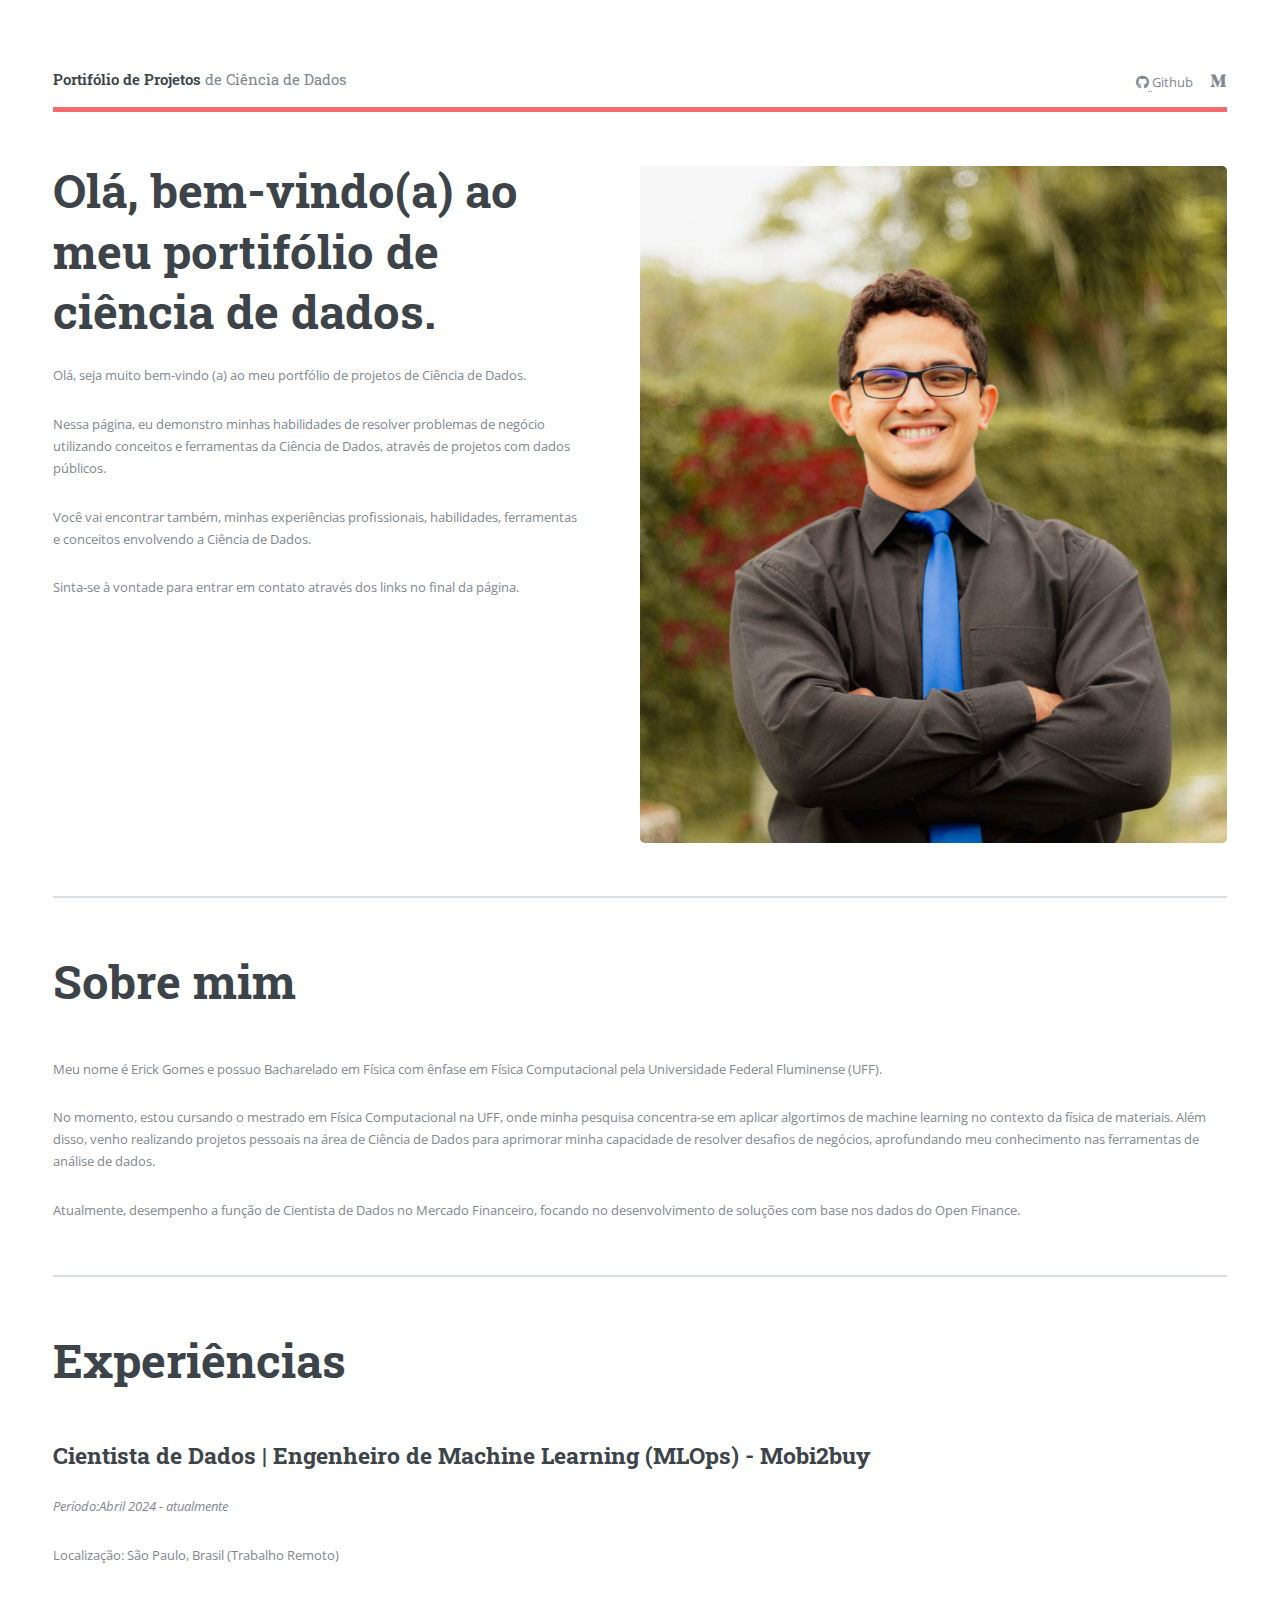
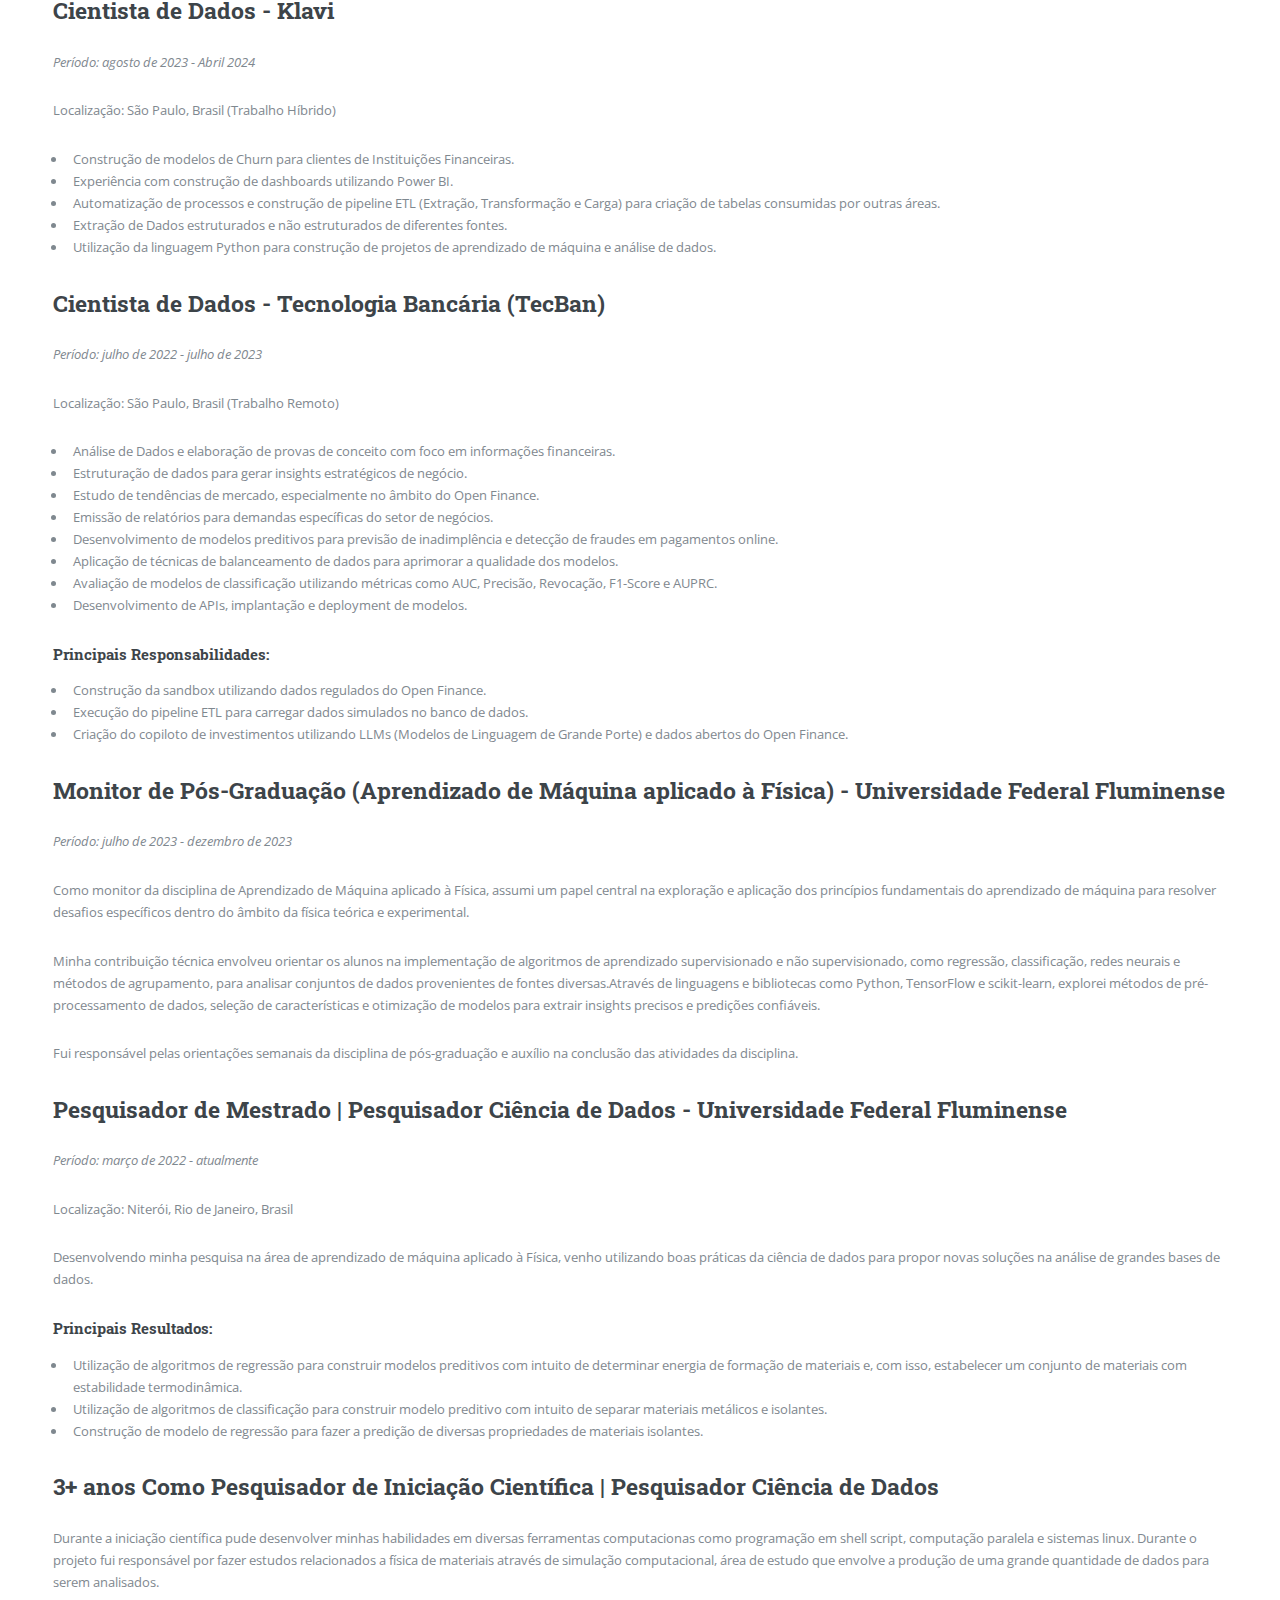
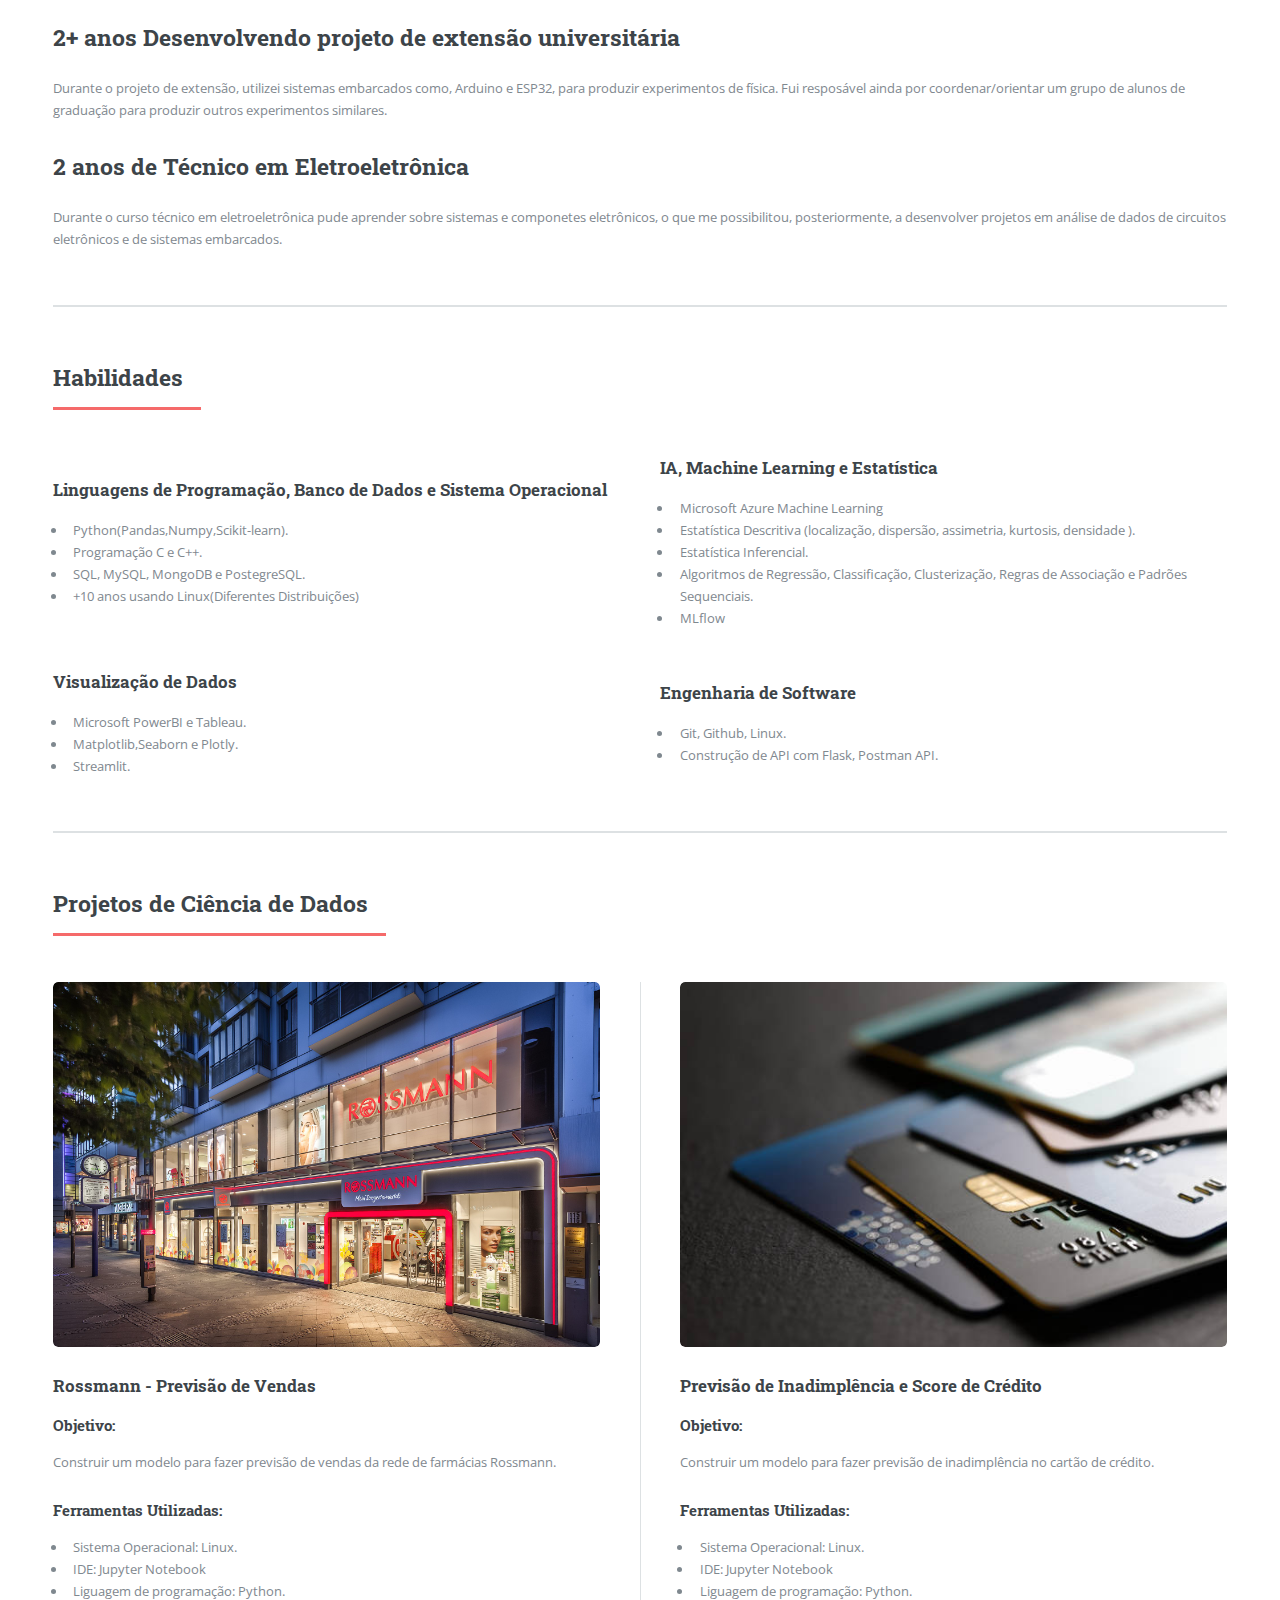
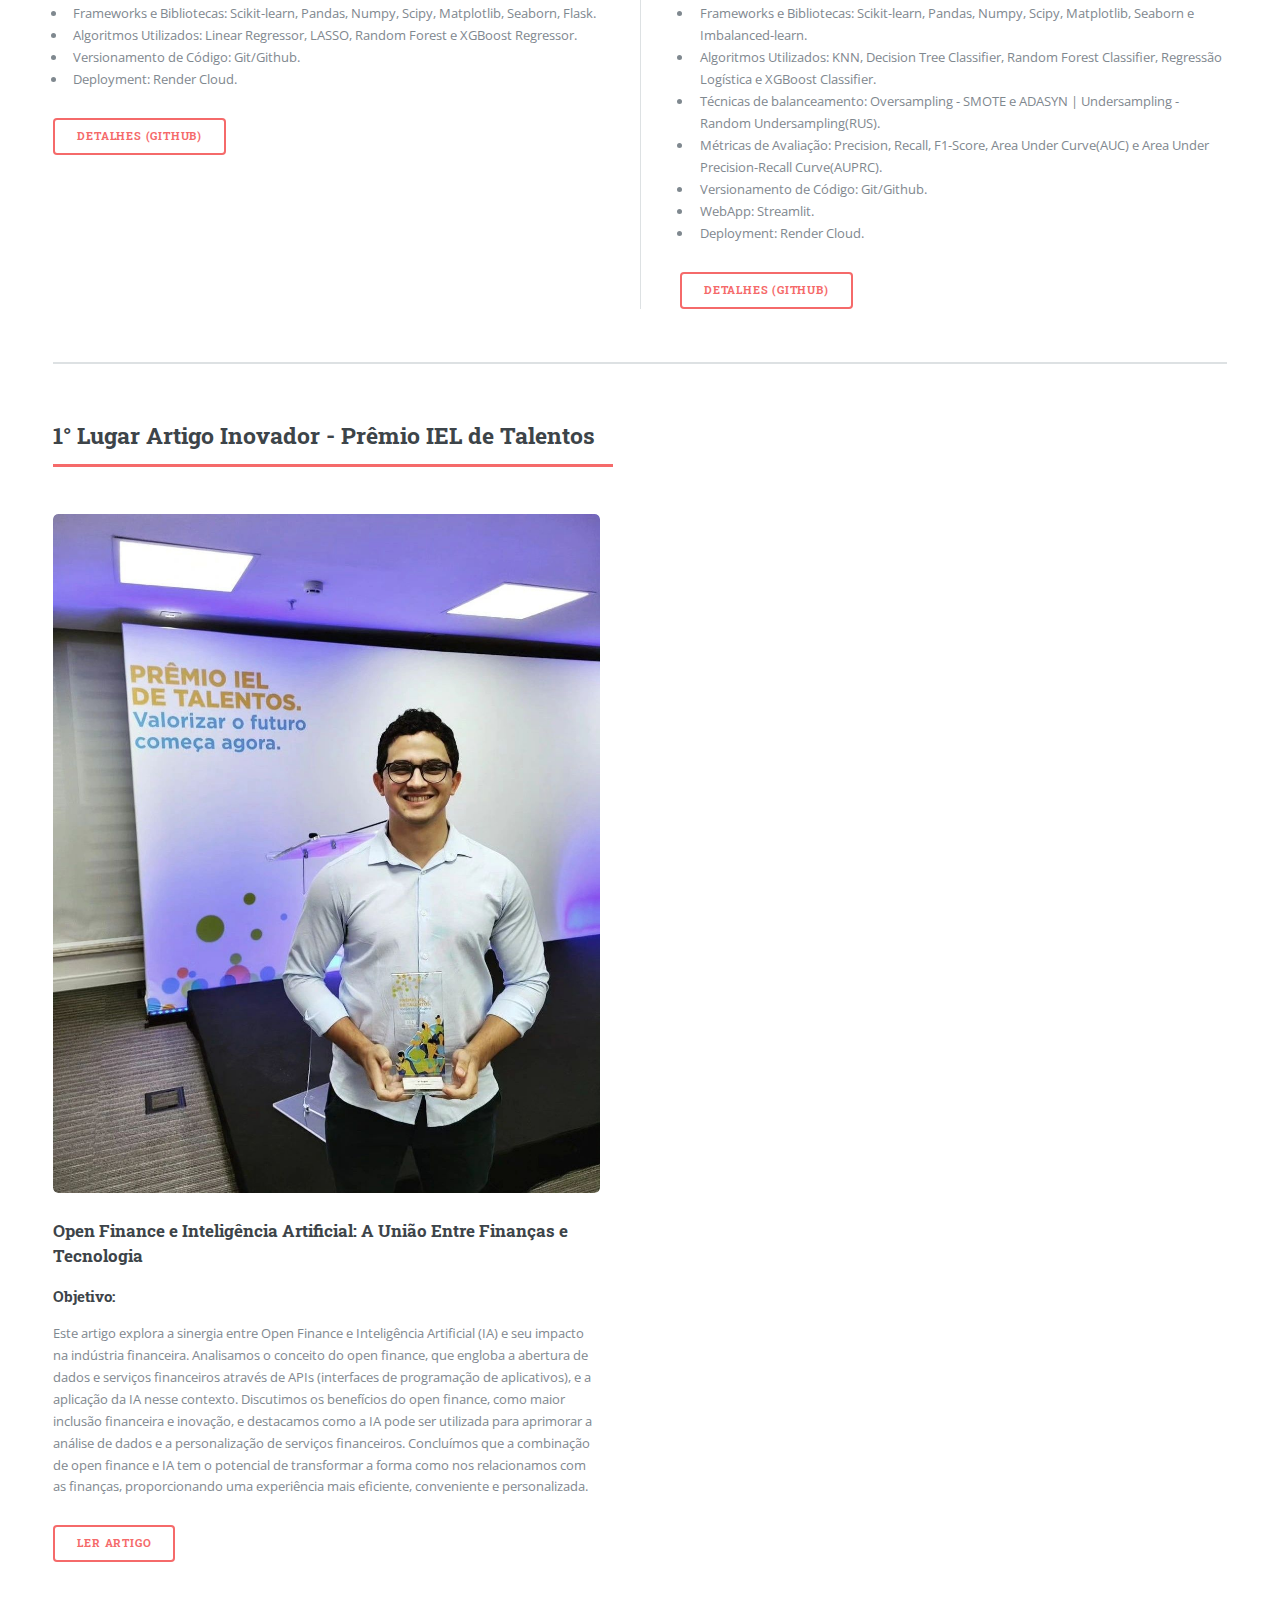
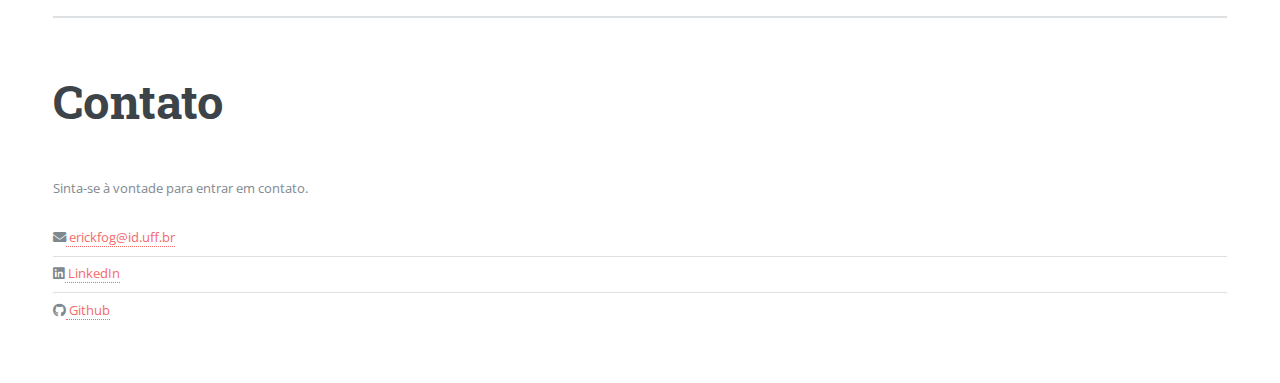
<file: index.html>
<!--
	Editorial by HTML5 UP
	html5up.net | @ajlkn
	Free for personal and commercial use under the CCA 3.0 license (html5up.net/license)
-->
<html>
	<head>
		<title>Portifólio de Ciência de Dados</title>
		<meta charset="utf-8" />
		<meta name="viewport" content="width=device-width, initial-scale=1, user-scalable=no" />
		<link rel="stylesheet" href="assets/css/main.css" />
	</head>
	<body class="is-preload">

		<!-- Wrapper -->
			<div id="wrapper">

				<!-- Main -->
					<div id="main">
						<div class="inner">

							<!-- Header -->
								<header id="header">
									<a href="index.html" class="logo"><strong>Portifólio de Projetos</strong> de Ciência de Dados</a>
									<ul class="icons">
										<li class="icon brands fa-github"><a target="_blank" href="https://github.com/erickfog/"> </a> Github</li>
										<li><a href="#" class="icon brands fa-medium-m"><span class="label">Medium</span></a></li>
									</ul>
								</header>

							<!-- Banner -->
								<section id="banner">
									<div class="content">
										<header>
											<h1>Olá, bem-vindo(a) ao meu portifólio de ciência de dados.<br />
											</h1>
										</header>
										<p>Olá, seja muito bem-vindo (a) ao meu portfólio de projetos de Ciência de Dados.</p>
										<p>Nessa página, eu demonstro minhas habilidades de resolver problemas de negócio utilizando conceitos e ferramentas da Ciência de Dados, através de projetos com dados públicos.</p>
                    <p>Você vai encontrar também, minhas experiências profissionais, habilidades, ferramentas e conceitos envolvendo a Ciência de Dados. </p>
                    <p>Sinta-se à vontade para entrar em contato através dos links no final da página.</p>
										<ul class="actions">
										</ul>
									</div>
									<span class="image object">
										<img src="images/Imagem_capa.jpg" alt="" />
									</span>
								</section>
								<section>
									<header class="main">
										<h1>Sobre mim</h1>
									</header>
									<p>Meu nome é Erick Gomes e possuo Bacharelado em Física com ênfase em Física Computacional pela Universidade Federal Fluminense (UFF).</p>
									<p>No momento, estou cursando o mestrado em Física Computacional na UFF, onde minha pesquisa concentra-se em aplicar algortimos de machine learning no contexto da física de materiais. Além disso, venho realizando projetos pessoais na área de Ciência de Dados para aprimorar minha capacidade de resolver desafios de negócios, aprofundando meu conhecimento nas ferramentas de análise de dados.</p>
									<p>Atualmente, desempenho a função de Cientista de Dados no Mercado Financeiro, focando no desenvolvimento de soluções com base nos dados do Open Finance.</p>
									</section>

									<section>
										<header class="main">
											<h1>Experiências</h1>
										</header>
										<!-- Content -->

										<h2 id="content">Cientista de Dados | Engenheiro de Machine Learning (MLOps) - Mobi2buy</h2>
                                                        <p><em>Período:Abril 2024 - atualmente</em></p>
                                                        <p>Localização: São Paulo, Brasil (Trabalho Remoto)</p>

										<h2 id="content">Cientista de Dados - Klavi</h2>
						        <p><em>Período: agosto de 2023 - Abril 2024</em></p>
						        <p>Localização: São Paulo, Brasil (Trabalho Híbrido)</p>

						        <ul>
												<li>Construção de modelos de Churn para clientes de Instituições Financeiras.</li>
						            <li>Experiência com construção de dashboards utilizando Power BI.</li>
						            <li>Automatização de processos e construção de pipeline ETL (Extração, Transformação e Carga) para criação de tabelas consumidas por outras áreas.</li>
												<li>Extração de Dados estruturados e não estruturados de diferentes fontes.</li>
						            <li>Utilização da linguagem Python para construção de projetos de aprendizado de máquina e análise de dados.</li>
						        </ul>

										<h2 id="content">Cientista de Dados - Tecnologia Bancária (TecBan) </h2>
										 <p><em>Período: julho de 2022 - julho de 2023</em></p>
										 <p>Localização: São Paulo, Brasil (Trabalho Remoto)</p>

										 <ul>
												 <li>Análise de Dados e elaboração de provas de conceito com foco em informações financeiras.</li>
												 <li>Estruturação de dados para gerar insights estratégicos de negócio.</li>
												 <li>Estudo de tendências de mercado, especialmente no âmbito do Open Finance.</li>
												 <li>Emissão de relatórios para demandas específicas do setor de negócios.</li>
												 <li>Desenvolvimento de modelos preditivos para previsão de inadimplência e detecção de fraudes em pagamentos online.</li>
												 <li>Aplicação de técnicas de balanceamento de dados para aprimorar a qualidade dos modelos.</li>
												 <li>Avaliação de modelos de classificação utilizando métricas como AUC, Precisão, Revocação, F1-Score e AUPRC.</li>
												 <li>Desenvolvimento de APIs, implantação e deployment de modelos.</li>
										 </ul>

										 <h4>Principais Responsabilidades:</h4>
										 <ul>
												 <li>Construção da sandbox utilizando dados regulados do Open Finance.</li>
												 <li>Execução do pipeline ETL para carregar dados simulados no banco de dados.</li>
												 <li>Criação do copiloto de investimentos utilizando LLMs (Modelos de Linguagem de Grande Porte) e dados abertos do Open Finance.</li>
										 </ul>

										 <h2 id="content">Monitor de Pós-Graduação (Aprendizado de Máquina aplicado à Física) - Universidade Federal Fluminense</h2>
										 <p><em>Período: julho de 2023 - dezembro de 2023</em></p>

										 <p>
										 Como monitor da disciplina de Aprendizado de Máquina aplicado à Física, assumi um papel central na exploração e aplicação dos princípios fundamentais do aprendizado de máquina para resolver desafios específicos dentro do âmbito da física teórica e experimental.
										 </p>
										 <p>
				             Minha contribuição técnica envolveu orientar os alunos na implementação de algoritmos de aprendizado supervisionado e não supervisionado, como regressão, classificação, redes neurais e métodos de agrupamento, para analisar conjuntos de dados provenientes de fontes diversas.Através de linguagens e bibliotecas como Python, TensorFlow e scikit-learn, explorei métodos de pré-processamento de dados, seleção de características e otimização de modelos para extrair insights precisos e predições confiáveis.
										 </p>

										 <p>
										 Fui responsável pelas orientações semanais da disciplina de pós-graduação e auxílio na conclusão das atividades da disciplina.
										</p>

										<h2 id="content">Pesquisador de Mestrado | Pesquisador Ciência de Dados  - Universidade Federal Fluminense</h2>
						        <p><em>Período: março de 2022 - atualmente</em></p>
						        <p>Localização: Niterói, Rio de Janeiro, Brasil</p>

						        <p>
						            Desenvolvendo minha pesquisa na área de aprendizado de máquina aplicado à Física, venho utilizando boas práticas da ciência de dados para propor novas soluções na análise de grandes bases de dados.
						        </p>

										<h4>Principais Resultados:</h4>
						        <ul>
						                <li>Utilização de algoritmos de regressão para construir modelos preditivos com intuito de determinar energia de formação de materiais e, com isso, estabelecer um conjunto de materiais com estabilidade termodinâmica.</li>
						                <li>Utilização de algoritmos de classificação para construir modelo preditivo com intuito de separar materiais metálicos e isolantes.</li>
						                <li>Construção de modelo de regressão para fazer a predição de diversas propriedades de materiais isolantes.</li>
						        </ul>


											<h2 id="content">3+ anos Como Pesquisador de Iniciação Científica | Pesquisador Ciência de Dados</h2>
											<p>Durante a iniciação científica pude desenvolver minhas habilidades em diversas ferramentas computacionas como programação em shell script, computação paralela e sistemas linux. Durante o projeto fui responsável por fazer estudos relacionados a física de materiais através de simulação computacional, área de estudo que envolve a produção de uma grande quantidade de dados para serem analisados. </p>

											<h2 id="content">2+ anos Desenvolvendo projeto de extensão universitária</h2>
											<p>Durante o projeto de extensão, utilizei sistemas embarcados como, Arduino e ESP32, para produzir experimentos de física. Fui resposável ainda por coordenar/orientar um grupo de alunos de graduação para produzir outros experimentos similares. </p>

											<h2 id="content">2 anos de Técnico em Eletroeletrônica</h2>
											<p>Durante o curso técnico em eletroeletrônica pude aprender sobre sistemas e componetes eletrônicos, o que me possibilitou, posteriormente, a desenvolver projetos em análise de dados de circuitos eletrônicos e de sistemas embarcados.</p>

									</section>

							<!-- Section -->
								<section>
									<header class="major">
										<h2>Habilidades</h2>
									</header>
									<div class="features">
										<article>
											<div class="content">
												<h3>Linguagens de Programação, Banco de Dados e Sistema Operacional</h3>
												<ul>
													<li>Python(Pandas,Numpy,Scikit-learn).</li>
													<li>Programação C e C++.</li>
													<li>SQL, MySQL, MongoDB e PostegreSQL.</li>
													<li>+10 anos usando Linux(Diferentes Distribuições)</li>
												</ul>
											</div>
										</article>
										<article>
											<div class="content">
												<h3>IA, Machine Learning e Estatística</h3>
												<ul>
													<li>Microsoft Azure Machine Learning</li>
													<li>Estatística Descritiva (localização, dispersão, assimetria, kurtosis, densidade ).</li>
													<li>Estatística Inferencial.</li>
													<li>Algoritmos de Regressão, Classificação, Clusterização, Regras de Associação e Padrões Sequenciais.</li>
													<li>MLflow</li>
												</ul>
											</div>
										</article>
										<article>
											<div class="content">
												<h3>Visualização de Dados</h3>
												<ul>
													<li>Microsoft PowerBI e Tableau.</li>
													<li>Matplotlib,Seaborn e Plotly.</li>
													<li>Streamlit.</li>
												</ul>
											</div>
										</article>
										<article>
											<div class="content">
												<h3>Engenharia de Software</h3>
												<ul>
													<li>Git, Github, Linux.</li>
													<li>Construção de API com Flask, Postman API.</li>
												</ul>
											</div>
										</article>
									</div>
								</section>

							<!-- Section -->
								<section>
									<header class="major">
										<h2>Projetos de Ciência de Dados</h2>
									</header>
									<div class="posts">
										<article>
											<a href="#" class="image"><img src="images/rossman_image.jpg" alt="" /></a>
											<h3>Rossmann - Previsão de Vendas</h3>
											<h4>Objetivo: </h4>
											<p>Construir um modelo para fazer previsão de vendas da rede de farmácias Rossmann. </p>

											<h4>Ferramentas Utilizadas: </h4>
											<ul>
												<li>Sistema Operacional: Linux.</li>
												<li>IDE: Jupyter Notebook</li>
												<li>Liguagem de programação: Python. </li>
												<li>Frameworks e Bibliotecas: Scikit-learn, Pandas, Numpy, Scipy, Matplotlib, Seaborn, Flask.</li>
												<li>Algoritmos Utilizados: Linear Regressor, LASSO, Random Forest e XGBoost Regressor. </li>
												<li>Versionamento de Código: Git/Github.</li>
												<li>Deployment: Render Cloud.</li>
											</ul>

											<ul class="actions">
												<li><a href="https://github.com/erickfog/DataScienceInProduction" class="button">Detalhes (GITHUB)</a></li>
											</ul>

										</article>

										<article>
											<a href="#" class="image"><img src="images/creditcard.jpg" alt="" /></a>
											<h3>Previsão de Inadimplência e Score de Crédito</h3>
											<h4>Objetivo: </h4>
											<p>Construir um modelo para fazer previsão de inadimplência no cartão de crédito. </p>

											<h4>Ferramentas Utilizadas: </h4>
											<ul>
												<li>Sistema Operacional: Linux.</li>
												<li>IDE: Jupyter Notebook</li>
												<li>Liguagem de programação: Python. </li>
												<li>Frameworks e Bibliotecas: Scikit-learn, Pandas, Numpy, Scipy, Matplotlib, Seaborn e Imbalanced-learn. </li>
												<li>Algoritmos Utilizados: KNN, Decision Tree Classifier, Random Forest Classifier, Regressão Logística e XGBoost Classifier. </li>
												<li>Técnicas de balanceamento: Oversampling - SMOTE e ADASYN | Undersampling - Random Undersampling(RUS). </li>
												<li>Métricas de Avaliação: Precision, Recall, F1-Score, Area Under Curve(AUC) e Area Under Precision-Recall Curve(AUPRC).</li>
												<li>Versionamento de Código: Git/Github.</li>
												<li>WebApp: Streamlit.</li>
												<li>Deployment: Render Cloud.</li>
											</ul>

											<ul class="actions">
												<li><a href="https://github.com/erickfog/CreditScoreProject" class="button">Detalhes (GITHUB)</a></li>
											</ul>

										</article>

									</div>


								</section>

								<section>
	    <div>
	        <header class="major">
	            <h2>1° Lugar Artigo Inovador - Prêmio IEL de Talentos</h2>
	        </header>
	        <div class="posts">
	            <article>
	                <a href="#" class="image"><img src="images/Inova1lugar.jpg" alt="" /></a>
	                <h3>Open Finance e Inteligência Artificial: A União Entre Finanças e Tecnologia</h3>
	                <h4>Objetivo: </h4>
	                <p>Este artigo explora a sinergia entre Open Finance e Inteligência Artificial (IA) e seu impacto na indústria financeira. Analisamos o conceito do open finance, que engloba a abertura de dados e serviços financeiros através de APIs (interfaces de programação de aplicativos), e a aplicação da IA nesse contexto. Discutimos os benefícios do open finance, como maior inclusão financeira e inovação, e destacamos como a IA pode ser utilizada para aprimorar a análise de dados e a personalização de serviços financeiros. Concluímos que a combinação de open finance e IA tem o potencial de transformar a forma como nos relacionamos com as finanças, proporcionando uma experiência mais eficiente, conveniente e personalizada. </p>
	                <ul class="actions">
	                    <li><a href="https://github.com/erickfog/Open_Finance_Article/blob/main/Artigo_Inova_Talentos.pdf" class="button">Ler Artigo</a></li>
	                </ul>
	            </article>
	        </div>
	    </div>
	</section>






								<section>
									<header class="main">
										<h1>Contato</h1>
									</header>
									<p>Sinta-se à vontade para entrar em contato.</p>
								<ul class="alt">
									<li class="icon solid fa-envelope"><a target="_blank" href = "mailto:erickfog@id.uff.br"> erickfog@id.uff.br</a></li>
									<li class="icon brands fa-linkedin"><a target="_blank"  href="https://www.linkedin.com/in/erickfog/"> LinkedIn</a></li>
									<li class="icon brands fa-github" ><a target="_blank" href="https://github.com/erickfog/"> Github</a></li>
								</ul>
							</section>

						</div>
					</div>

			</div>

		<!-- Scripts -->
			<script src="assets/js/jquery.min.js"></script>
			<script src="assets/js/browser.min.js"></script>
			<script src="assets/js/breakpoints.min.js"></script>
			<script src="assets/js/util.js"></script>
			<script src="assets/js/main.js"></script>

	</body>
</html>
</file>
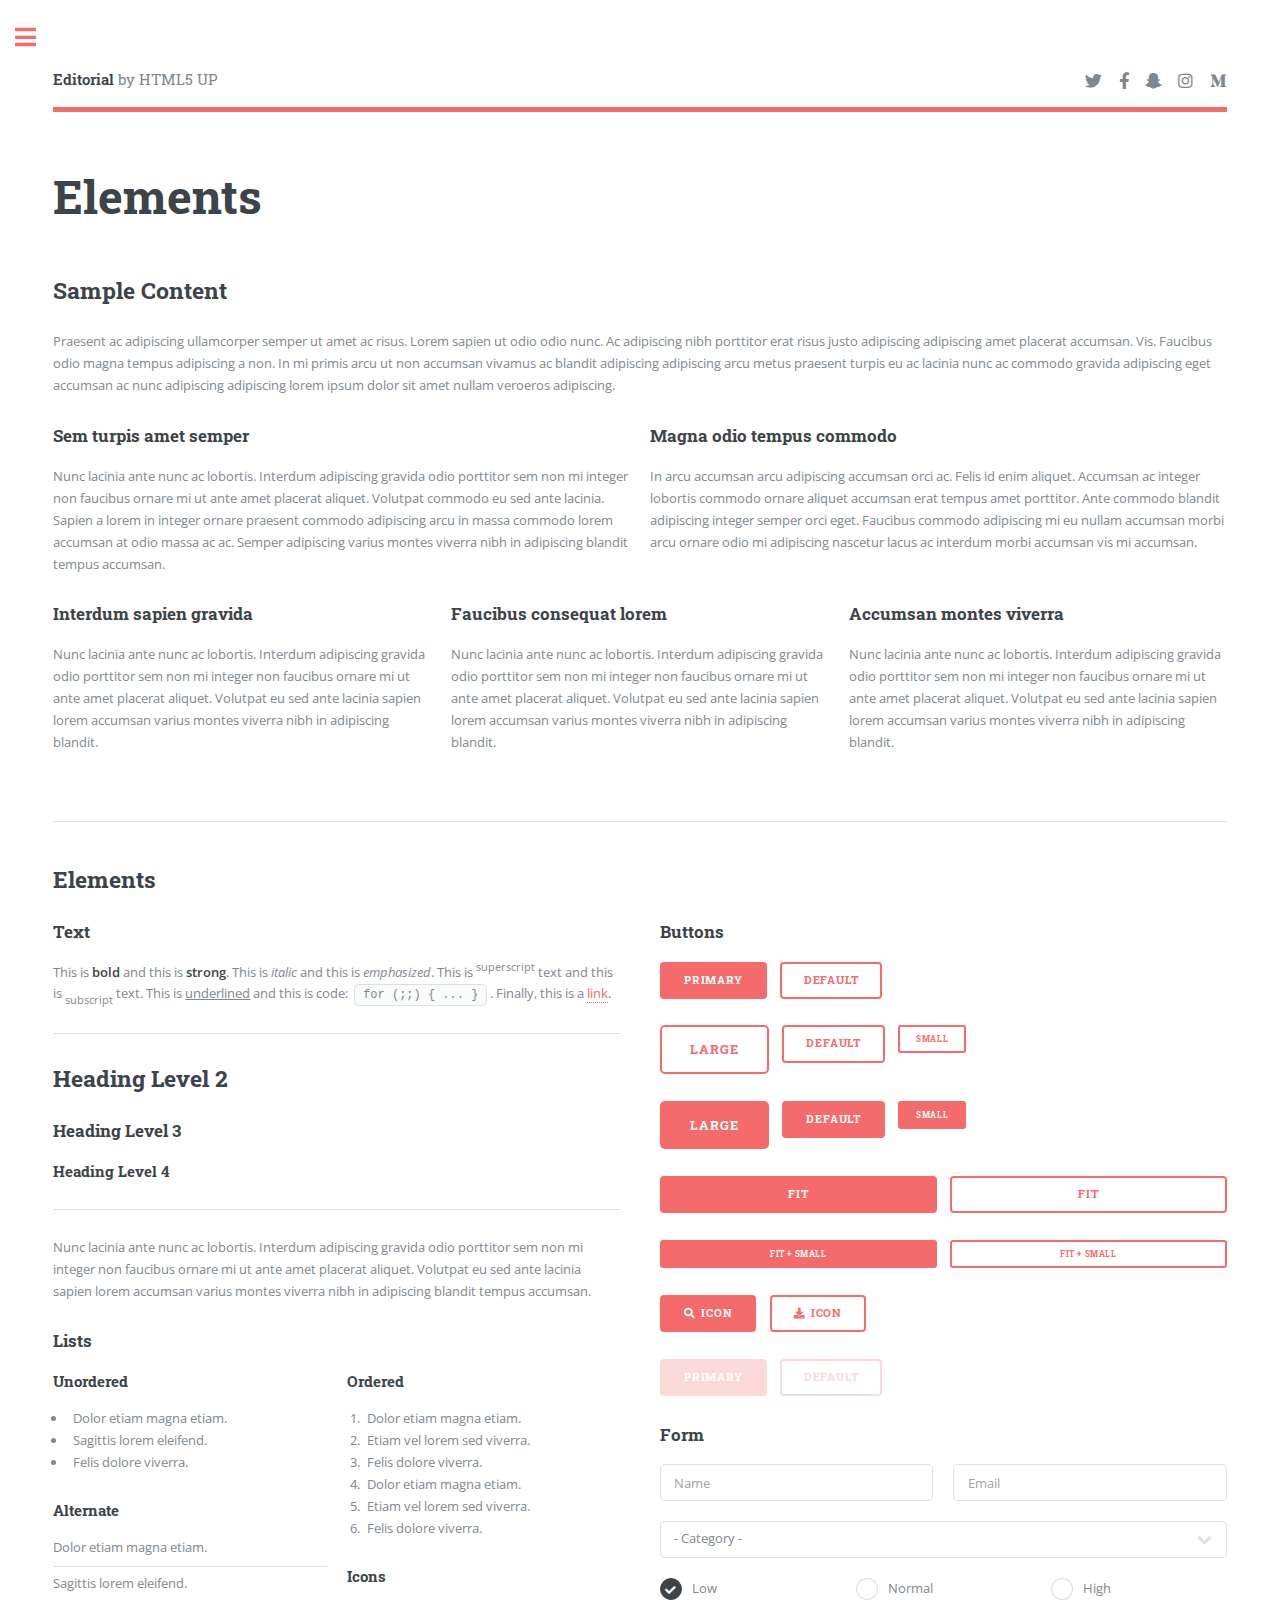
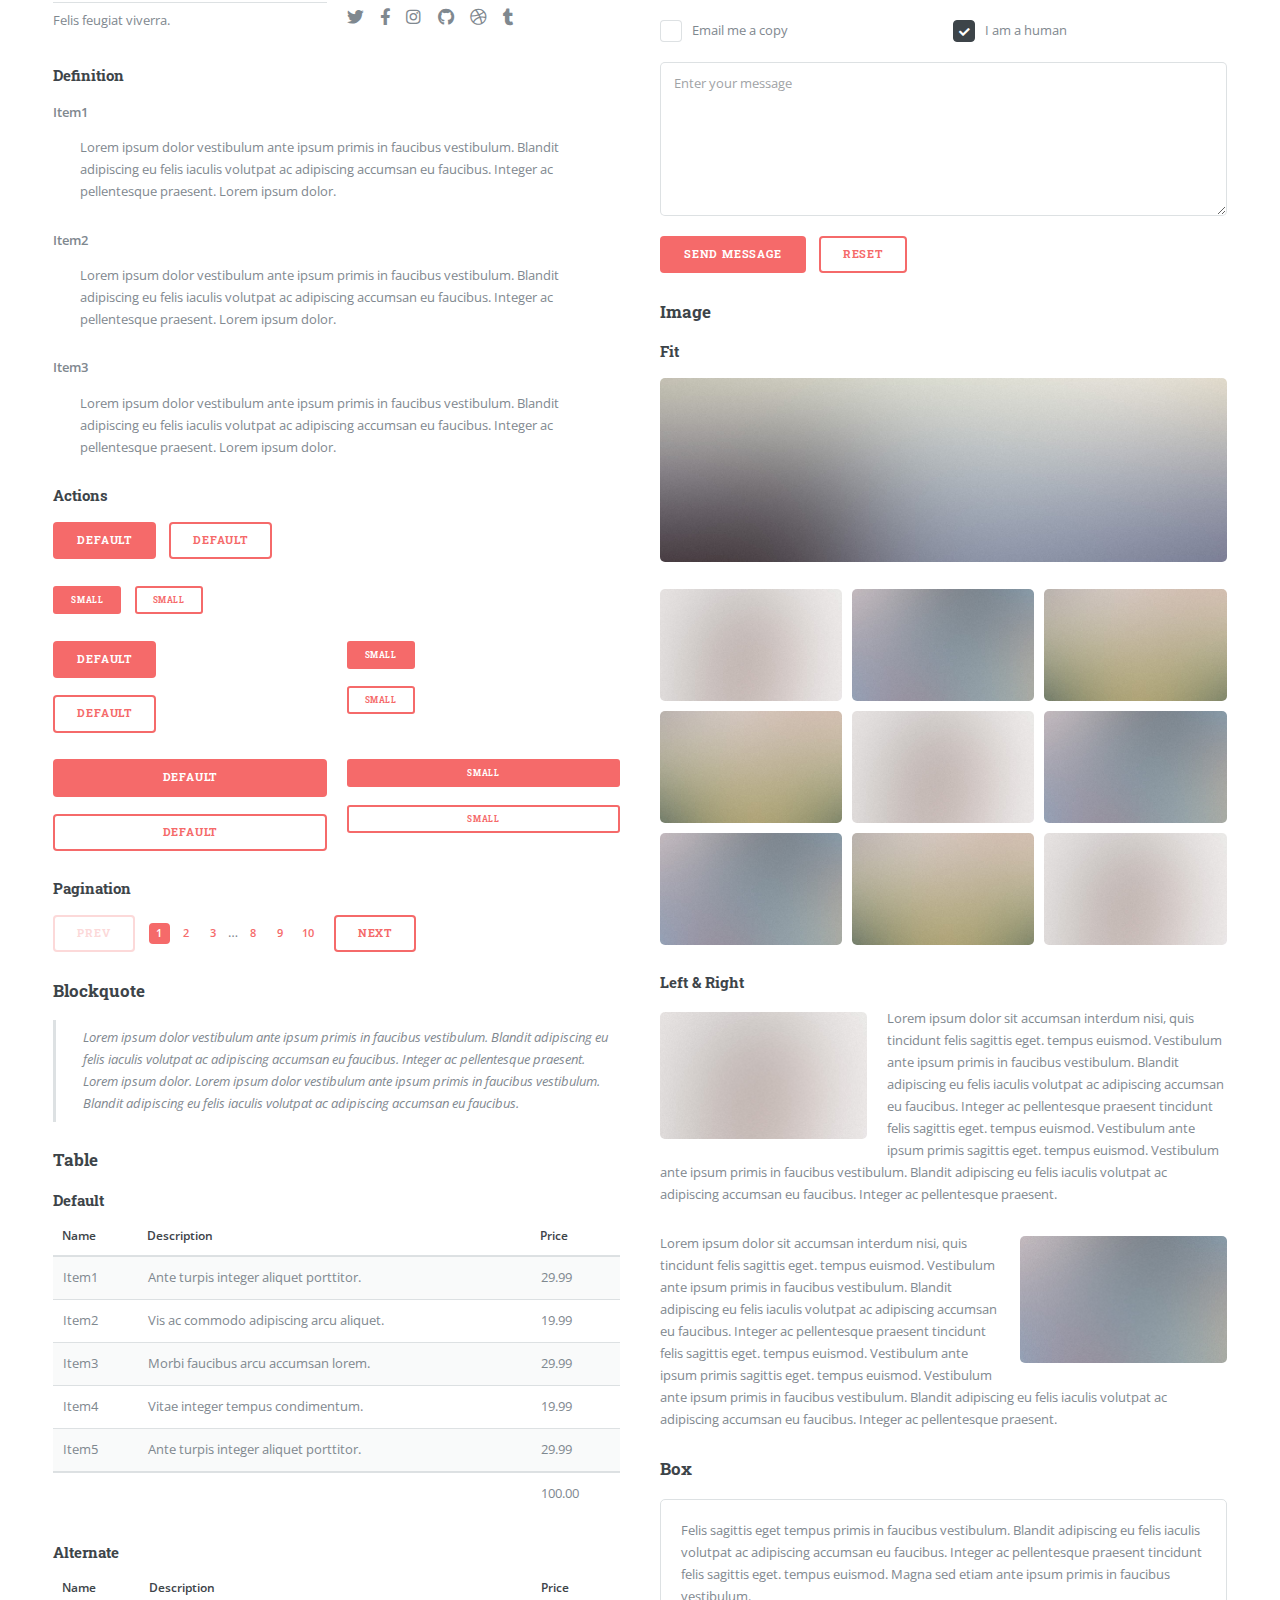
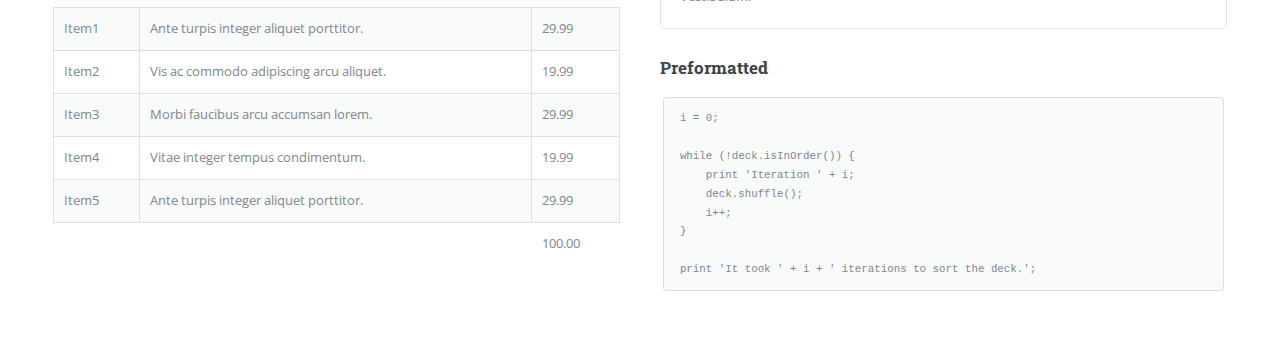
<file: elements.html>
<!DOCTYPE HTML>
<!--
	Editorial by HTML5 UP
	html5up.net | @ajlkn
	Free for personal and commercial use under the CCA 3.0 license (html5up.net/license)
-->
<html>
	<head>
		<title>Elements - Editorial by HTML5 UP</title>
		<meta charset="utf-8" />
		<meta name="viewport" content="width=device-width, initial-scale=1, user-scalable=no" />
		<link rel="stylesheet" href="assets/css/main.css" />
	</head>
	<body class="is-preload">

		<!-- Wrapper -->
			<div id="wrapper">

				<!-- Main -->
					<div id="main">
						<div class="inner">

							<!-- Header -->
								<header id="header">
									<a href="index.html" class="logo"><strong>Editorial</strong> by HTML5 UP</a>
									<ul class="icons">
										<li><a href="#" class="icon brands fa-twitter"><span class="label">Twitter</span></a></li>
										<li><a href="#" class="icon brands fa-facebook-f"><span class="label">Facebook</span></a></li>
										<li><a href="#" class="icon brands fa-snapchat-ghost"><span class="label">Snapchat</span></a></li>
										<li><a href="#" class="icon brands fa-instagram"><span class="label">Instagram</span></a></li>
										<li><a href="#" class="icon brands fa-medium-m"><span class="label">Medium</span></a></li>
									</ul>
								</header>

							<!-- Content -->
								<section>
									<header class="main">
										<h1>Elements</h1>
									</header>

									<!-- Content -->
										<h2 id="content">Sample Content</h2>
										<p>Praesent ac adipiscing ullamcorper semper ut amet ac risus. Lorem sapien ut odio odio nunc. Ac adipiscing nibh porttitor erat risus justo adipiscing adipiscing amet placerat accumsan. Vis. Faucibus odio magna tempus adipiscing a non. In mi primis arcu ut non accumsan vivamus ac blandit adipiscing adipiscing arcu metus praesent turpis eu ac lacinia nunc ac commodo gravida adipiscing eget accumsan ac nunc adipiscing adipiscing lorem ipsum dolor sit amet nullam veroeros adipiscing.</p>
										<div class="row">
											<div class="col-6 col-12-small">
												<h3>Sem turpis amet semper</h3>
												<p>Nunc lacinia ante nunc ac lobortis. Interdum adipiscing gravida odio porttitor sem non mi integer non faucibus ornare mi ut ante amet placerat aliquet. Volutpat commodo eu sed ante lacinia. Sapien a lorem in integer ornare praesent commodo adipiscing arcu in massa commodo lorem accumsan at odio massa ac ac. Semper adipiscing varius montes viverra nibh in adipiscing blandit tempus accumsan.</p>
											</div>
											<div class="col-6 col-12-small">
												<h3>Magna odio tempus commodo</h3>
												<p>In arcu accumsan arcu adipiscing accumsan orci ac. Felis id enim aliquet. Accumsan ac integer lobortis commodo ornare aliquet accumsan erat tempus amet porttitor. Ante commodo blandit adipiscing integer semper orci eget. Faucibus commodo adipiscing mi eu nullam accumsan morbi arcu ornare odio mi adipiscing nascetur lacus ac interdum morbi accumsan vis mi accumsan.</p>
											</div>
											<!-- Break -->
											<div class="col-4 col-12-medium">
												<h3>Interdum sapien gravida</h3>
												<p>Nunc lacinia ante nunc ac lobortis. Interdum adipiscing gravida odio porttitor sem non mi integer non faucibus ornare mi ut ante amet placerat aliquet. Volutpat eu sed ante lacinia sapien lorem accumsan varius montes viverra nibh in adipiscing blandit.</p>
											</div>
											<div class="col-4 col-12-medium">
												<h3>Faucibus consequat lorem</h3>
												<p>Nunc lacinia ante nunc ac lobortis. Interdum adipiscing gravida odio porttitor sem non mi integer non faucibus ornare mi ut ante amet placerat aliquet. Volutpat eu sed ante lacinia sapien lorem accumsan varius montes viverra nibh in adipiscing blandit.</p>
											</div>
											<div class="col-4 col-12-medium">
												<h3>Accumsan montes viverra</h3>
												<p>Nunc lacinia ante nunc ac lobortis. Interdum adipiscing gravida odio porttitor sem non mi integer non faucibus ornare mi ut ante amet placerat aliquet. Volutpat eu sed ante lacinia sapien lorem accumsan varius montes viverra nibh in adipiscing blandit.</p>
											</div>
										</div>

									<hr class="major" />

									<!-- Elements -->
										<h2 id="elements">Elements</h2>
										<div class="row gtr-200">
											<div class="col-6 col-12-medium">

												<!-- Text stuff -->
													<h3>Text</h3>
													<p>This is <b>bold</b> and this is <strong>strong</strong>. This is <i>italic</i> and this is <em>emphasized</em>.
													This is <sup>superscript</sup> text and this is <sub>subscript</sub> text.
													This is <u>underlined</u> and this is code: <code>for (;;) { ... }</code>.
													Finally, this is a <a href="#">link</a>.</p>
													<hr />
													<h2>Heading Level 2</h2>
													<h3>Heading Level 3</h3>
													<h4>Heading Level 4</h4>
													<hr />
													<p>Nunc lacinia ante nunc ac lobortis. Interdum adipiscing gravida odio porttitor sem non mi integer non faucibus ornare mi ut ante amet placerat aliquet. Volutpat eu sed ante lacinia sapien lorem accumsan varius montes viverra nibh in adipiscing blandit tempus accumsan.</p>

												<!-- Lists -->
													<h3>Lists</h3>
													<div class="row">
														<div class="col-6 col-12-small">

															<h4>Unordered</h4>
															<ul>
																<li>Dolor etiam magna etiam.</li>
																<li>Sagittis lorem eleifend.</li>
																<li>Felis dolore viverra.</li>
															</ul>

															<h4>Alternate</h4>
															<ul class="alt">
																<li>Dolor etiam magna etiam.</li>
																<li>Sagittis lorem eleifend.</li>
																<li>Felis feugiat viverra.</li>
															</ul>

														</div>
														<div class="col-6 col-12-small">

															<h4>Ordered</h4>
															<ol>
																<li>Dolor etiam magna etiam.</li>
																<li>Etiam vel lorem sed viverra.</li>
																<li>Felis dolore viverra.</li>
																<li>Dolor etiam magna etiam.</li>
																<li>Etiam vel lorem sed viverra.</li>
																<li>Felis dolore viverra.</li>
															</ol>

															<h4>Icons</h4>
															<ul class="icons">
																<li><a href="#" class="icon brands fa-twitter"><span class="label">Twitter</span></a></li>
																<li><a href="#" class="icon brands fa-facebook-f"><span class="label">Facebook</span></a></li>
																<li><a href="#" class="icon brands fa-instagram"><span class="label">Instagram</span></a></li>
																<li><a href="#" class="icon brands fa-github"><span class="label">Github</span></a></li>
																<li><a href="#" class="icon brands fa-dribbble"><span class="label">Dribbble</span></a></li>
																<li><a href="#" class="icon brands fa-tumblr"><span class="label">Tumblr</span></a></li>
															</ul>

														</div>
													</div>
													<h4>Definition</h4>
													<dl>
														<dt>Item1</dt>
														<dd>
															<p>Lorem ipsum dolor vestibulum ante ipsum primis in faucibus vestibulum. Blandit adipiscing eu felis iaculis volutpat ac adipiscing accumsan eu faucibus. Integer ac pellentesque praesent. Lorem ipsum dolor.</p>
														</dd>
														<dt>Item2</dt>
														<dd>
															<p>Lorem ipsum dolor vestibulum ante ipsum primis in faucibus vestibulum. Blandit adipiscing eu felis iaculis volutpat ac adipiscing accumsan eu faucibus. Integer ac pellentesque praesent. Lorem ipsum dolor.</p>
														</dd>
														<dt>Item3</dt>
														<dd>
															<p>Lorem ipsum dolor vestibulum ante ipsum primis in faucibus vestibulum. Blandit adipiscing eu felis iaculis volutpat ac adipiscing accumsan eu faucibus. Integer ac pellentesque praesent. Lorem ipsum dolor.</p>
														</dd>
													</dl>

													<h4>Actions</h4>
													<ul class="actions">
														<li><a href="#" class="button primary">Default</a></li>
														<li><a href="#" class="button">Default</a></li>
													</ul>
													<ul class="actions small">
														<li><a href="#" class="button primary small">Small</a></li>
														<li><a href="#" class="button small">Small</a></li>
													</ul>
													<div class="row">
														<div class="col-6 col-12-small">
															<ul class="actions stacked">
																<li><a href="#" class="button primary">Default</a></li>
																<li><a href="#" class="button">Default</a></li>
															</ul>
														</div>
														<div class="col-6 col-12-small">
															<ul class="actions stacked">
																<li><a href="#" class="button primary small">Small</a></li>
																<li><a href="#" class="button small">Small</a></li>
															</ul>
														</div>
														<div class="col-6 col-12-small">
															<ul class="actions stacked">
																<li><a href="#" class="button primary fit">Default</a></li>
																<li><a href="#" class="button fit">Default</a></li>
															</ul>
														</div>
														<div class="col-6 col-12-small">
															<ul class="actions stacked">
																<li><a href="#" class="button primary small fit">Small</a></li>
																<li><a href="#" class="button small fit">Small</a></li>
															</ul>
														</div>
													</div>

													<h4>Pagination</h4>
													<ul class="pagination">
														<li><span class="button disabled">Prev</span></li>
														<li><a href="#" class="page active">1</a></li>
														<li><a href="#" class="page">2</a></li>
														<li><a href="#" class="page">3</a></li>
														<li><span>&hellip;</span></li>
														<li><a href="#" class="page">8</a></li>
														<li><a href="#" class="page">9</a></li>
														<li><a href="#" class="page">10</a></li>
														<li><a href="#" class="button">Next</a></li>
													</ul>

												<!-- Blockquote -->
													<h3>Blockquote</h3>
													<blockquote>Lorem ipsum dolor vestibulum ante ipsum primis in faucibus vestibulum. Blandit adipiscing eu felis iaculis volutpat ac adipiscing accumsan eu faucibus. Integer ac pellentesque praesent. Lorem ipsum dolor. Lorem ipsum dolor vestibulum ante ipsum primis in faucibus vestibulum. Blandit adipiscing eu felis iaculis volutpat ac adipiscing accumsan eu faucibus.</blockquote>

												<!-- Table -->
													<h3>Table</h3>

													<h4>Default</h4>
													<div class="table-wrapper">
														<table>
															<thead>
																<tr>
																	<th>Name</th>
																	<th>Description</th>
																	<th>Price</th>
																</tr>
															</thead>
															<tbody>
																<tr>
																	<td>Item1</td>
																	<td>Ante turpis integer aliquet porttitor.</td>
																	<td>29.99</td>
																</tr>
																<tr>
																	<td>Item2</td>
																	<td>Vis ac commodo adipiscing arcu aliquet.</td>
																	<td>19.99</td>
																</tr>
																<tr>
																	<td>Item3</td>
																	<td> Morbi faucibus arcu accumsan lorem.</td>
																	<td>29.99</td>
																</tr>
																<tr>
																	<td>Item4</td>
																	<td>Vitae integer tempus condimentum.</td>
																	<td>19.99</td>
																</tr>
																<tr>
																	<td>Item5</td>
																	<td>Ante turpis integer aliquet porttitor.</td>
																	<td>29.99</td>
																</tr>
															</tbody>
															<tfoot>
																<tr>
																	<td colspan="2"></td>
																	<td>100.00</td>
																</tr>
															</tfoot>
														</table>
													</div>

													<h4>Alternate</h4>
													<div class="table-wrapper">
														<table class="alt">
															<thead>
																<tr>
																	<th>Name</th>
																	<th>Description</th>
																	<th>Price</th>
																</tr>
															</thead>
															<tbody>
																<tr>
																	<td>Item1</td>
																	<td>Ante turpis integer aliquet porttitor.</td>
																	<td>29.99</td>
																</tr>
																<tr>
																	<td>Item2</td>
																	<td>Vis ac commodo adipiscing arcu aliquet.</td>
																	<td>19.99</td>
																</tr>
																<tr>
																	<td>Item3</td>
																	<td> Morbi faucibus arcu accumsan lorem.</td>
																	<td>29.99</td>
																</tr>
																<tr>
																	<td>Item4</td>
																	<td>Vitae integer tempus condimentum.</td>
																	<td>19.99</td>
																</tr>
																<tr>
																	<td>Item5</td>
																	<td>Ante turpis integer aliquet porttitor.</td>
																	<td>29.99</td>
																</tr>
															</tbody>
															<tfoot>
																<tr>
																	<td colspan="2"></td>
																	<td>100.00</td>
																</tr>
															</tfoot>
														</table>
													</div>

											</div>
											<div class="col-6 col-12-medium">

												<!-- Buttons -->
													<h3>Buttons</h3>
													<ul class="actions">
														<li><a href="#" class="button primary">Primary</a></li>
														<li><a href="#" class="button">Default</a></li>
													</ul>
													<ul class="actions">
														<li><a href="#" class="button large">Large</a></li>
														<li><a href="#" class="button">Default</a></li>
														<li><a href="#" class="button small">Small</a></li>
													</ul>
													<ul class="actions">
														<li><a href="#" class="button primary large">Large</a></li>
														<li><a href="#" class="button primary">Default</a></li>
														<li><a href="#" class="button primary small">Small</a></li>
													</ul>
													<ul class="actions fit">
														<li><a href="#" class="button primary fit">Fit</a></li>
														<li><a href="#" class="button fit">Fit</a></li>
													</ul>
													<ul class="actions fit small">
														<li><a href="#" class="button primary fit small">Fit + Small</a></li>
														<li><a href="#" class="button fit small">Fit + Small</a></li>
													</ul>
													<ul class="actions">
														<li><a href="#" class="button primary icon solid fa-search">Icon</a></li>
														<li><a href="#" class="button icon solid fa-download">Icon</a></li>
													</ul>
													<ul class="actions">
														<li><span class="button primary disabled">Primary</span></li>
														<li><span class="button disabled">Default</span></li>
													</ul>

												<!-- Form -->
													<h3>Form</h3>

													<form method="post" action="#">
														<div class="row gtr-uniform">
															<div class="col-6 col-12-xsmall">
																<input type="text" name="demo-name" id="demo-name" value="" placeholder="Name" />
															</div>
															<div class="col-6 col-12-xsmall">
																<input type="email" name="demo-email" id="demo-email" value="" placeholder="Email" />
															</div>
															<!-- Break -->
															<div class="col-12">
																<select name="demo-category" id="demo-category">
																	<option value="">- Category -</option>
																	<option value="1">Manufacturing</option>
																	<option value="1">Shipping</option>
																	<option value="1">Administration</option>
																	<option value="1">Human Resources</option>
																</select>
															</div>
															<!-- Break -->
															<div class="col-4 col-12-small">
																<input type="radio" id="demo-priority-low" name="demo-priority" checked>
																<label for="demo-priority-low">Low</label>
															</div>
															<div class="col-4 col-12-small">
																<input type="radio" id="demo-priority-normal" name="demo-priority">
																<label for="demo-priority-normal">Normal</label>
															</div>
															<div class="col-4 col-12-small">
																<input type="radio" id="demo-priority-high" name="demo-priority">
																<label for="demo-priority-high">High</label>
															</div>
															<!-- Break -->
															<div class="col-6 col-12-small">
																<input type="checkbox" id="demo-copy" name="demo-copy">
																<label for="demo-copy">Email me a copy</label>
															</div>
															<div class="col-6 col-12-small">
																<input type="checkbox" id="demo-human" name="demo-human" checked>
																<label for="demo-human">I am a human</label>
															</div>
															<!-- Break -->
															<div class="col-12">
																<textarea name="demo-message" id="demo-message" placeholder="Enter your message" rows="6"></textarea>
															</div>
															<!-- Break -->
															<div class="col-12">
																<ul class="actions">
																	<li><input type="submit" value="Send Message" class="primary" /></li>
																	<li><input type="reset" value="Reset" /></li>
																</ul>
															</div>
														</div>
													</form>

												<!-- Image -->
													<h3>Image</h3>

													<h4>Fit</h4>
													<span class="image fit"><img src="images/pic11.jpg" alt="" /></span>
													<div class="box alt">
														<div class="row gtr-50 gtr-uniform">
															<div class="col-4"><span class="image fit"><img src="images/pic01.jpg" alt="" /></span></div>
															<div class="col-4"><span class="image fit"><img src="images/pic02.jpg" alt="" /></span></div>
															<div class="col-4"><span class="image fit"><img src="images/pic03.jpg" alt="" /></span></div>
															<!-- Break -->
															<div class="col-4"><span class="image fit"><img src="images/pic03.jpg" alt="" /></span></div>
															<div class="col-4"><span class="image fit"><img src="images/pic01.jpg" alt="" /></span></div>
															<div class="col-4"><span class="image fit"><img src="images/pic02.jpg" alt="" /></span></div>
															<!-- Break -->
															<div class="col-4"><span class="image fit"><img src="images/pic02.jpg" alt="" /></span></div>
															<div class="col-4"><span class="image fit"><img src="images/pic03.jpg" alt="" /></span></div>
															<div class="col-4"><span class="image fit"><img src="images/pic01.jpg" alt="" /></span></div>
														</div>
													</div>

													<h4>Left &amp; Right</h4>
													<p><span class="image left"><img src="images/pic01.jpg" alt="" /></span>Lorem ipsum dolor sit accumsan interdum nisi, quis tincidunt felis sagittis eget. tempus euismod. Vestibulum ante ipsum primis in faucibus vestibulum. Blandit adipiscing eu felis iaculis volutpat ac adipiscing accumsan eu faucibus. Integer ac pellentesque praesent tincidunt felis sagittis eget. tempus euismod. Vestibulum ante ipsum primis sagittis eget. tempus euismod. Vestibulum ante ipsum primis in faucibus vestibulum. Blandit adipiscing eu felis iaculis volutpat ac adipiscing accumsan eu faucibus. Integer ac pellentesque praesent.</p>
													<p><span class="image right"><img src="images/pic02.jpg" alt="" /></span>Lorem ipsum dolor sit accumsan interdum nisi, quis tincidunt felis sagittis eget. tempus euismod. Vestibulum ante ipsum primis in faucibus vestibulum. Blandit adipiscing eu felis iaculis volutpat ac adipiscing accumsan eu faucibus. Integer ac pellentesque praesent tincidunt felis sagittis eget. tempus euismod. Vestibulum ante ipsum primis sagittis eget. tempus euismod. Vestibulum ante ipsum primis in faucibus vestibulum. Blandit adipiscing eu felis iaculis volutpat ac adipiscing accumsan eu faucibus. Integer ac pellentesque praesent.</p>

												<!-- Box -->
													<h3>Box</h3>
													<div class="box">
														<p>Felis sagittis eget tempus primis in faucibus vestibulum. Blandit adipiscing eu felis iaculis volutpat ac adipiscing accumsan eu faucibus. Integer ac pellentesque praesent tincidunt felis sagittis eget. tempus euismod. Magna sed etiam ante ipsum primis in faucibus vestibulum.</p>
													</div>

												<!-- Preformatted Code -->
													<h3>Preformatted</h3>
													<pre><code>i = 0;

while (!deck.isInOrder()) {
    print 'Iteration ' + i;
    deck.shuffle();
    i++;
}

print 'It took ' + i + ' iterations to sort the deck.';
</code></pre>

											</div>
										</div>

								</section>

						</div>
					</div>

				<!-- Sidebar -->
					<div id="sidebar">
						<div class="inner">

							<!-- Search -->
								<section id="search" class="alt">
									<form method="post" action="#">
										<input type="text" name="query" id="query" placeholder="Search" />
									</form>
								</section>

							<!-- Menu -->
								<nav id="menu">
									<header class="major">
										<h2>Menu</h2>
									</header>
									<ul>
										<li><a href="index.html">Homepage</a></li>
										<li><a href="generic.html">Generic</a></li>
										<li><a href="elements.html">Elements</a></li>
										<li>
											<span class="opener">Submenu</span>
											<ul>
												<li><a href="#">Lorem Dolor</a></li>
												<li><a href="#">Ipsum Adipiscing</a></li>
												<li><a href="#">Tempus Magna</a></li>
												<li><a href="#">Feugiat Veroeros</a></li>
											</ul>
										</li>
										<li><a href="#">Etiam Dolore</a></li>
										<li><a href="#">Adipiscing</a></li>
										<li>
											<span class="opener">Another Submenu</span>
											<ul>
												<li><a href="#">Lorem Dolor</a></li>
												<li><a href="#">Ipsum Adipiscing</a></li>
												<li><a href="#">Tempus Magna</a></li>
												<li><a href="#">Feugiat Veroeros</a></li>
											</ul>
										</li>
										<li><a href="#">Maximus Erat</a></li>
										<li><a href="#">Sapien Mauris</a></li>
										<li><a href="#">Amet Lacinia</a></li>
									</ul>
								</nav>

							<!-- Section -->
								<section>
									<header class="major">
										<h2>Ante interdum</h2>
									</header>
									<div class="mini-posts">
										<article>
											<a href="#" class="image"><img src="images/pic07.jpg" alt="" /></a>
											<p>Aenean ornare velit lacus, ac varius enim lorem ullamcorper dolore aliquam.</p>
										</article>
										<article>
											<a href="#" class="image"><img src="images/pic08.jpg" alt="" /></a>
											<p>Aenean ornare velit lacus, ac varius enim lorem ullamcorper dolore aliquam.</p>
										</article>
										<article>
											<a href="#" class="image"><img src="images/pic09.jpg" alt="" /></a>
											<p>Aenean ornare velit lacus, ac varius enim lorem ullamcorper dolore aliquam.</p>
										</article>
									</div>
									<ul class="actions">
										<li><a href="#" class="button">More</a></li>
									</ul>
								</section>

							<!-- Section -->
								<section>
									<header class="major">
										<h2>Get in touch</h2>
									</header>
									<p>Sed varius enim lorem ullamcorper dolore aliquam aenean ornare velit lacus, ac varius enim lorem ullamcorper dolore. Proin sed aliquam facilisis ante interdum. Sed nulla amet lorem feugiat tempus aliquam.</p>
									<ul class="contact">
										<li class="icon solid fa-envelope"><a href="#">information@untitled.tld</a></li>
										<li class="icon solid fa-phone">(000) 000-0000</li>
										<li class="icon solid fa-home">1234 Somewhere Road #8254<br />
										Nashville, TN 00000-0000</li>
									</ul>
								</section>

							<!-- Footer -->
								<footer id="footer">
									<p class="copyright">&copy; Untitled. All rights reserved. Demo Images: <a href="https://unsplash.com">Unsplash</a>. Design: <a href="https://html5up.net">HTML5 UP</a>.</p>
								</footer>

						</div>
					</div>

			</div>

		<!-- Scripts -->
			<script src="assets/js/jquery.min.js"></script>
			<script src="assets/js/browser.min.js"></script>
			<script src="assets/js/breakpoints.min.js"></script>
			<script src="assets/js/util.js"></script>
			<script src="assets/js/main.js"></script>

	</body>
</html>
</file>
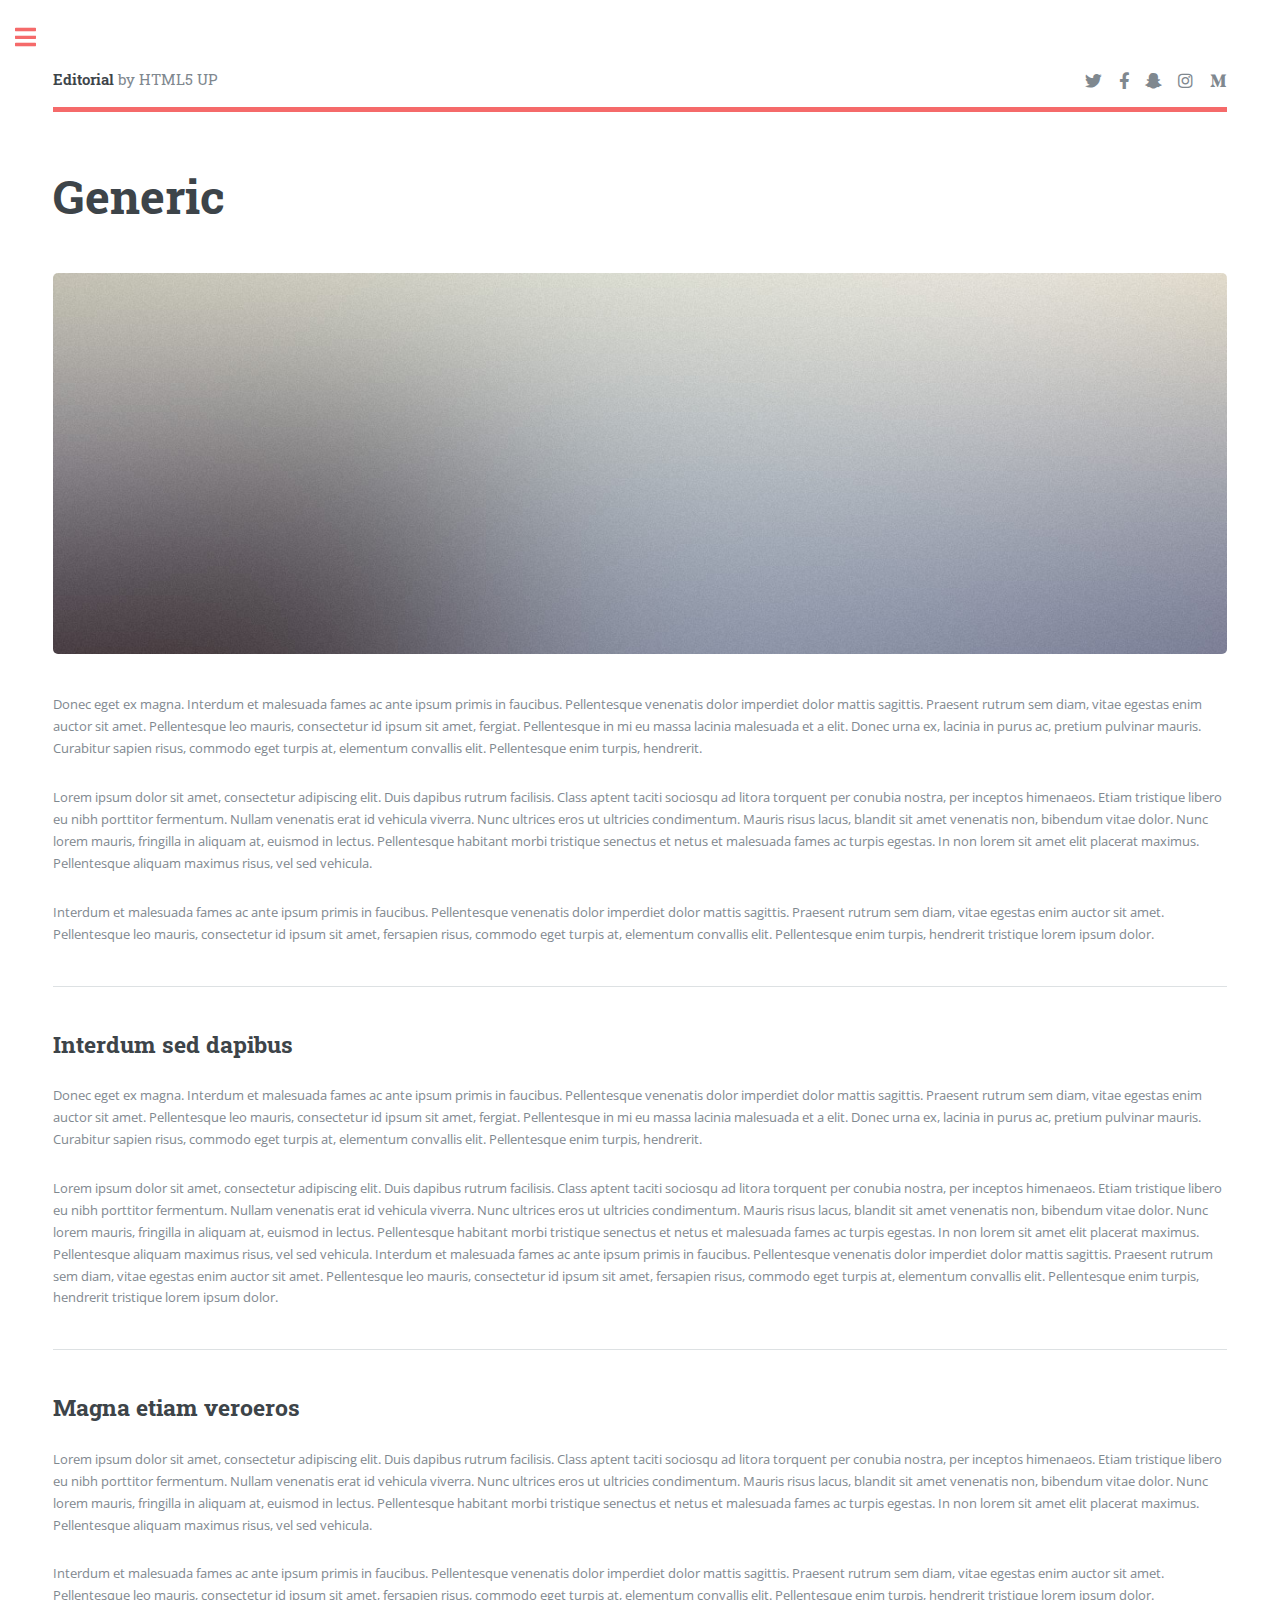
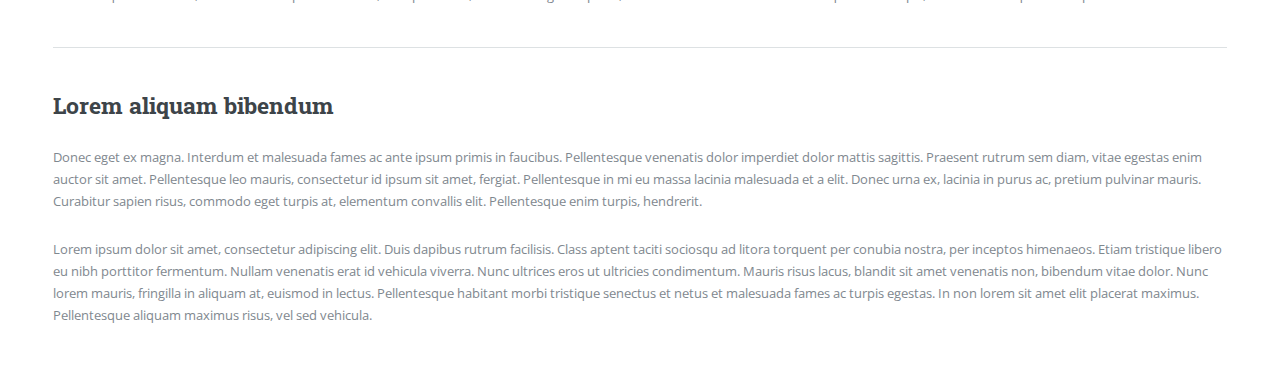
<file: generic.html>
<!DOCTYPE HTML>
<!--
	Editorial by HTML5 UP
	html5up.net | @ajlkn
	Free for personal and commercial use under the CCA 3.0 license (html5up.net/license)
-->
<html>
	<head>
		<title>Generic - Editorial by HTML5 UP</title>
		<meta charset="utf-8" />
		<meta name="viewport" content="width=device-width, initial-scale=1, user-scalable=no" />
		<link rel="stylesheet" href="assets/css/main.css" />
	</head>
	<body class="is-preload">

		<!-- Wrapper -->
			<div id="wrapper">

				<!-- Main -->
					<div id="main">
						<div class="inner">

							<!-- Header -->
								<header id="header">
									<a href="index.html" class="logo"><strong>Editorial</strong> by HTML5 UP</a>
									<ul class="icons">
										<li><a href="#" class="icon brands fa-twitter"><span class="label">Twitter</span></a></li>
										<li><a href="#" class="icon brands fa-facebook-f"><span class="label">Facebook</span></a></li>
										<li><a href="#" class="icon brands fa-snapchat-ghost"><span class="label">Snapchat</span></a></li>
										<li><a href="#" class="icon brands fa-instagram"><span class="label">Instagram</span></a></li>
										<li><a href="#" class="icon brands fa-medium-m"><span class="label">Medium</span></a></li>
									</ul>
								</header>

							<!-- Content -->
								<section>
									<header class="main">
										<h1>Generic</h1>
									</header>

									<span class="image main"><img src="images/pic11.jpg" alt="" /></span>

									<p>Donec eget ex magna. Interdum et malesuada fames ac ante ipsum primis in faucibus. Pellentesque venenatis dolor imperdiet dolor mattis sagittis. Praesent rutrum sem diam, vitae egestas enim auctor sit amet. Pellentesque leo mauris, consectetur id ipsum sit amet, fergiat. Pellentesque in mi eu massa lacinia malesuada et a elit. Donec urna ex, lacinia in purus ac, pretium pulvinar mauris. Curabitur sapien risus, commodo eget turpis at, elementum convallis elit. Pellentesque enim turpis, hendrerit.</p>
									<p>Lorem ipsum dolor sit amet, consectetur adipiscing elit. Duis dapibus rutrum facilisis. Class aptent taciti sociosqu ad litora torquent per conubia nostra, per inceptos himenaeos. Etiam tristique libero eu nibh porttitor fermentum. Nullam venenatis erat id vehicula viverra. Nunc ultrices eros ut ultricies condimentum. Mauris risus lacus, blandit sit amet venenatis non, bibendum vitae dolor. Nunc lorem mauris, fringilla in aliquam at, euismod in lectus. Pellentesque habitant morbi tristique senectus et netus et malesuada fames ac turpis egestas. In non lorem sit amet elit placerat maximus. Pellentesque aliquam maximus risus, vel sed vehicula.</p>
									<p>Interdum et malesuada fames ac ante ipsum primis in faucibus. Pellentesque venenatis dolor imperdiet dolor mattis sagittis. Praesent rutrum sem diam, vitae egestas enim auctor sit amet. Pellentesque leo mauris, consectetur id ipsum sit amet, fersapien risus, commodo eget turpis at, elementum convallis elit. Pellentesque enim turpis, hendrerit tristique lorem ipsum dolor.</p>

									<hr class="major" />

									<h2>Interdum sed dapibus</h2>
									<p>Donec eget ex magna. Interdum et malesuada fames ac ante ipsum primis in faucibus. Pellentesque venenatis dolor imperdiet dolor mattis sagittis. Praesent rutrum sem diam, vitae egestas enim auctor sit amet. Pellentesque leo mauris, consectetur id ipsum sit amet, fergiat. Pellentesque in mi eu massa lacinia malesuada et a elit. Donec urna ex, lacinia in purus ac, pretium pulvinar mauris. Curabitur sapien risus, commodo eget turpis at, elementum convallis elit. Pellentesque enim turpis, hendrerit.</p>
									<p>Lorem ipsum dolor sit amet, consectetur adipiscing elit. Duis dapibus rutrum facilisis. Class aptent taciti sociosqu ad litora torquent per conubia nostra, per inceptos himenaeos. Etiam tristique libero eu nibh porttitor fermentum. Nullam venenatis erat id vehicula viverra. Nunc ultrices eros ut ultricies condimentum. Mauris risus lacus, blandit sit amet venenatis non, bibendum vitae dolor. Nunc lorem mauris, fringilla in aliquam at, euismod in lectus. Pellentesque habitant morbi tristique senectus et netus et malesuada fames ac turpis egestas. In non lorem sit amet elit placerat maximus. Pellentesque aliquam maximus risus, vel sed vehicula. Interdum et malesuada fames ac ante ipsum primis in faucibus. Pellentesque venenatis dolor imperdiet dolor mattis sagittis. Praesent rutrum sem diam, vitae egestas enim auctor sit amet. Pellentesque leo mauris, consectetur id ipsum sit amet, fersapien risus, commodo eget turpis at, elementum convallis elit. Pellentesque enim turpis, hendrerit tristique lorem ipsum dolor.</p>

									<hr class="major" />

									<h2>Magna etiam veroeros</h2>
									<p>Lorem ipsum dolor sit amet, consectetur adipiscing elit. Duis dapibus rutrum facilisis. Class aptent taciti sociosqu ad litora torquent per conubia nostra, per inceptos himenaeos. Etiam tristique libero eu nibh porttitor fermentum. Nullam venenatis erat id vehicula viverra. Nunc ultrices eros ut ultricies condimentum. Mauris risus lacus, blandit sit amet venenatis non, bibendum vitae dolor. Nunc lorem mauris, fringilla in aliquam at, euismod in lectus. Pellentesque habitant morbi tristique senectus et netus et malesuada fames ac turpis egestas. In non lorem sit amet elit placerat maximus. Pellentesque aliquam maximus risus, vel sed vehicula.</p>
									<p>Interdum et malesuada fames ac ante ipsum primis in faucibus. Pellentesque venenatis dolor imperdiet dolor mattis sagittis. Praesent rutrum sem diam, vitae egestas enim auctor sit amet. Pellentesque leo mauris, consectetur id ipsum sit amet, fersapien risus, commodo eget turpis at, elementum convallis elit. Pellentesque enim turpis, hendrerit tristique lorem ipsum dolor.</p>

									<hr class="major" />

									<h2>Lorem aliquam bibendum</h2>
									<p>Donec eget ex magna. Interdum et malesuada fames ac ante ipsum primis in faucibus. Pellentesque venenatis dolor imperdiet dolor mattis sagittis. Praesent rutrum sem diam, vitae egestas enim auctor sit amet. Pellentesque leo mauris, consectetur id ipsum sit amet, fergiat. Pellentesque in mi eu massa lacinia malesuada et a elit. Donec urna ex, lacinia in purus ac, pretium pulvinar mauris. Curabitur sapien risus, commodo eget turpis at, elementum convallis elit. Pellentesque enim turpis, hendrerit.</p>
									<p>Lorem ipsum dolor sit amet, consectetur adipiscing elit. Duis dapibus rutrum facilisis. Class aptent taciti sociosqu ad litora torquent per conubia nostra, per inceptos himenaeos. Etiam tristique libero eu nibh porttitor fermentum. Nullam venenatis erat id vehicula viverra. Nunc ultrices eros ut ultricies condimentum. Mauris risus lacus, blandit sit amet venenatis non, bibendum vitae dolor. Nunc lorem mauris, fringilla in aliquam at, euismod in lectus. Pellentesque habitant morbi tristique senectus et netus et malesuada fames ac turpis egestas. In non lorem sit amet elit placerat maximus. Pellentesque aliquam maximus risus, vel sed vehicula.</p>

								</section>

						</div>
					</div>

				<!-- Sidebar -->
					<div id="sidebar">
						<div class="inner">

							<!-- Search -->
								<section id="search" class="alt">
									<form method="post" action="#">
										<input type="text" name="query" id="query" placeholder="Search" />
									</form>
								</section>

							<!-- Menu -->
								<nav id="menu">
									<header class="major">
										<h2>Menu</h2>
									</header>
									<ul>
										<li><a href="index.html">Homepage</a></li>
										<li><a href="generic.html">Generic</a></li>
										<li><a href="elements.html">Elements</a></li>
										<li>
											<span class="opener">Submenu</span>
											<ul>
												<li><a href="#">Lorem Dolor</a></li>
												<li><a href="#">Ipsum Adipiscing</a></li>
												<li><a href="#">Tempus Magna</a></li>
												<li><a href="#">Feugiat Veroeros</a></li>
											</ul>
										</li>
										<li><a href="#">Etiam Dolore</a></li>
										<li><a href="#">Adipiscing</a></li>
										<li>
											<span class="opener">Another Submenu</span>
											<ul>
												<li><a href="#">Lorem Dolor</a></li>
												<li><a href="#">Ipsum Adipiscing</a></li>
												<li><a href="#">Tempus Magna</a></li>
												<li><a href="#">Feugiat Veroeros</a></li>
											</ul>
										</li>
										<li><a href="#">Maximus Erat</a></li>
										<li><a href="#">Sapien Mauris</a></li>
										<li><a href="#">Amet Lacinia</a></li>
									</ul>
								</nav>

							<!-- Section -->
								<section>
									<header class="major">
										<h2>Ante interdum</h2>
									</header>
									<div class="mini-posts">
										<article>
											<a href="#" class="image"><img src="images/pic07.jpg" alt="" /></a>
											<p>Aenean ornare velit lacus, ac varius enim lorem ullamcorper dolore aliquam.</p>
										</article>
										<article>
											<a href="#" class="image"><img src="images/pic08.jpg" alt="" /></a>
											<p>Aenean ornare velit lacus, ac varius enim lorem ullamcorper dolore aliquam.</p>
										</article>
										<article>
											<a href="#" class="image"><img src="images/pic09.jpg" alt="" /></a>
											<p>Aenean ornare velit lacus, ac varius enim lorem ullamcorper dolore aliquam.</p>
										</article>
									</div>
									<ul class="actions">
										<li><a href="#" class="button">More</a></li>
									</ul>
								</section>

							<!-- Section -->
								<section>
									<header class="major">
										<h2>Get in touch</h2>
									</header>
									<p>Sed varius enim lorem ullamcorper dolore aliquam aenean ornare velit lacus, ac varius enim lorem ullamcorper dolore. Proin sed aliquam facilisis ante interdum. Sed nulla amet lorem feugiat tempus aliquam.</p>
									<ul class="contact">
										<li class="icon solid fa-envelope"><a href="#">information@untitled.tld</a></li>
										<li class="icon solid fa-phone">(000) 000-0000</li>
										<li class="icon solid fa-home">1234 Somewhere Road #8254<br />
										Nashville, TN 00000-0000</li>
									</ul>
								</section>

							<!-- Footer -->
								<footer id="footer">
									<p class="copyright">&copy; Untitled. All rights reserved. Demo Images: <a href="https://unsplash.com">Unsplash</a>. Design: <a href="https://html5up.net">HTML5 UP</a>.</p>
								</footer>

						</div>
					</div>

			</div>

		<!-- Scripts -->
			<script src="assets/js/jquery.min.js"></script>
			<script src="assets/js/browser.min.js"></script>
			<script src="assets/js/breakpoints.min.js"></script>
			<script src="assets/js/util.js"></script>
			<script src="assets/js/main.js"></script>

	</body>
</html>
</file>
<file: assets/css/main.css>
@import url(fontawesome-all.min.css);
@import url("https://fonts.googleapis.com/css?family=Open+Sans:400,600,400italic,600italic|Roboto+Slab:400,700");
/*
	Editorial by HTML5 UP
	html5up.net | @ajlkn
	Free for personal and commercial use under the CCA 3.0 license (html5up.net/license)
*/
html, body, div, span, applet, object,
iframe, h1, h2, h3, h4, h5, h6, p, blockquote,
pre, a, abbr, acronym, address, big, cite,
code, del, dfn, em, img, ins, kbd, q, s, samp,
small, strike, strong, sub, sup, tt, var, b,
u, i, center, dl, dt, dd, ol, ul, li, fieldset,
form, label, legend, table, caption, tbody,
tfoot, thead, tr, th, td, article, aside,
canvas, details, embed, figure, figcaption,
footer, header, hgroup, menu, nav, output, ruby,
section, summary, time, mark, audio, video {
  margin: 0;
  padding: 0;
  border: 0;
  font-size: 100%;
  font: inherit;
  vertical-align: baseline; }

article, aside, details, figcaption, figure,
footer, header, hgroup, menu, nav, section {
  display: block; }

body {
  line-height: 1; }

ol, ul {
  list-style: none; }

blockquote, q {
  quotes: none; }
  blockquote:before, blockquote:after, q:before, q:after {
    content: '';
    content: none; }

table {
  border-collapse: collapse;
  border-spacing: 0; }

body {
  -webkit-text-size-adjust: none; }

mark {
  background-color: transparent;
  color: inherit; }

input::-moz-focus-inner {
  border: 0;
  padding: 0; }

input, select, textarea {
  -moz-appearance: none;
  -webkit-appearance: none;
  -ms-appearance: none;
  appearance: none; }

/* Basic */
@-ms-viewport {
  width: device-width; }

body {
  -ms-overflow-style: scrollbar; }

@media screen and (max-width: 480px) {
  html, body {
    min-width: 320px; } }

html {
  box-sizing: border-box; }

*, *:before, *:after {
  box-sizing: inherit; }

body {
  background: #ffffff; }
  body.is-preload *, body.is-preload *:before, body.is-preload *:after, body.is-resizing *, body.is-resizing *:before, body.is-resizing *:after {
    -moz-animation: none !important;
    -webkit-animation: none !important;
    -ms-animation: none !important;
    animation: none !important;
    -moz-transition: none !important;
    -webkit-transition: none !important;
    -ms-transition: none !important;
    transition: none !important; }

/* Type */
body, input, select, textarea {
  color: #7f888f;
  font-family: "Open Sans", sans-serif;
  font-size: 13pt;
  font-weight: 400;
  line-height: 1.65; }
  @media screen and (max-width: 1680px) {
    body, input, select, textarea {
      font-size: 11pt; } }
  @media screen and (max-width: 1280px) {
    body, input, select, textarea {
      font-size: 10pt; } }
  @media screen and (max-width: 360px) {
    body, input, select, textarea {
      font-size: 9pt; } }

a {
  -moz-transition: color 0.2s ease-in-out, border-bottom-color 0.2s ease-in-out;
  -webkit-transition: color 0.2s ease-in-out, border-bottom-color 0.2s ease-in-out;
  -ms-transition: color 0.2s ease-in-out, border-bottom-color 0.2s ease-in-out;
  transition: color 0.2s ease-in-out, border-bottom-color 0.2s ease-in-out;
  border-bottom: dotted 1px;
  color: #f56a6a;
  text-decoration: none; }
  a:hover {
    border-bottom-color: #f56a6a;
    color: #f56a6a !important; }
    a:hover strong {
      color: inherit; }

strong, b {
  color: #3d4449;
  font-weight: 600; }

em, i {
  font-style: italic; }

p {
  margin: 0 0 2em 0; }

h1, h2, h3, h4, h5, h6 {
  color: #3d4449;
  font-family: "Roboto Slab", serif;
  font-weight: 700;
  line-height: 1.5;
  margin: 0 0 1em 0; }
  h1 a, h2 a, h3 a, h4 a, h5 a, h6 a {
    color: inherit;
    text-decoration: none;
    border-bottom: 0; }

h1 {
  font-size: 4em;
  margin: 0 0 0.5em 0;
  line-height: 1.3; }

h2 {
  font-size: 1.75em; }

h3 {
  font-size: 1.25em; }

h4 {
  font-size: 1.1em; }

h5 {
  font-size: 0.9em; }

h6 {
  font-size: 0.7em; }

@media screen and (max-width: 1680px) {
  h1 {
    font-size: 3.5em; } }

@media screen and (max-width: 980px) {
  h1 {
    font-size: 3.25em; } }

@media screen and (max-width: 736px) {
  h1 {
    font-size: 2em;
    line-height: 1.4; }
  h2 {
    font-size: 1.5em; } }

sub {
  font-size: 0.8em;
  position: relative;
  top: 0.5em; }

sup {
  font-size: 0.8em;
  position: relative;
  top: -0.5em; }

blockquote {
  border-left: solid 3px rgba(210, 215, 217, 0.75);
  font-style: italic;
  margin: 0 0 2em 0;
  padding: 0.5em 0 0.5em 2em; }

code {
  background: rgba(230, 235, 237, 0.25);
  border-radius: 0.375em;
  border: solid 1px rgba(210, 215, 217, 0.75);
  font-family: "Courier New", monospace;
  font-size: 0.9em;
  margin: 0 0.25em;
  padding: 0.25em 0.65em; }

pre {
  -webkit-overflow-scrolling: touch;
  font-family: "Courier New", monospace;
  font-size: 0.9em;
  margin: 0 0 2em 0; }
  pre code {
    display: block;
    line-height: 1.75;
    padding: 1em 1.5em;
    overflow-x: auto; }

hr {
  border: 0;
  border-bottom: solid 1px rgba(210, 215, 217, 0.75);
  margin: 2em 0; }
  hr.major {
    margin: 3em 0; }

.align-left {
  text-align: left; }

.align-center {
  text-align: center; }

.align-right {
  text-align: right; }

/* Row */
.row {
  display: flex;
  flex-wrap: wrap;
  box-sizing: border-box;
  align-items: stretch; }
  .row > * {
    box-sizing: border-box; }
  .row.gtr-uniform > * > :last-child {
    margin-bottom: 0; }
  .row.aln-left {
    justify-content: flex-start; }
  .row.aln-center {
    justify-content: center; }
  .row.aln-right {
    justify-content: flex-end; }
  .row.aln-top {
    align-items: flex-start; }
  .row.aln-middle {
    align-items: center; }
  .row.aln-bottom {
    align-items: flex-end; }
  .row > .imp {
    order: -1; }
  .row > .col-1 {
    width: 8.33333%; }
  .row > .off-1 {
    margin-left: 8.33333%; }
  .row > .col-2 {
    width: 16.66667%; }
  .row > .off-2 {
    margin-left: 16.66667%; }
  .row > .col-3 {
    width: 25%; }
  .row > .off-3 {
    margin-left: 25%; }
  .row > .col-4 {
    width: 33.33333%; }
  .row > .off-4 {
    margin-left: 33.33333%; }
  .row > .col-5 {
    width: 41.66667%; }
  .row > .off-5 {
    margin-left: 41.66667%; }
  .row > .col-6 {
    width: 50%; }
  .row > .off-6 {
    margin-left: 50%; }
  .row > .col-7 {
    width: 58.33333%; }
  .row > .off-7 {
    margin-left: 58.33333%; }
  .row > .col-8 {
    width: 66.66667%; }
  .row > .off-8 {
    margin-left: 66.66667%; }
  .row > .col-9 {
    width: 75%; }
  .row > .off-9 {
    margin-left: 75%; }
  .row > .col-10 {
    width: 83.33333%; }
  .row > .off-10 {
    margin-left: 83.33333%; }
  .row > .col-11 {
    width: 91.66667%; }
  .row > .off-11 {
    margin-left: 91.66667%; }
  .row > .col-12 {
    width: 100%; }
  .row > .off-12 {
    margin-left: 100%; }
  .row.gtr-0 {
    margin-top: 0;
    margin-left: 0em; }
    .row.gtr-0 > * {
      padding: 0 0 0 0em; }
    .row.gtr-0.gtr-uniform {
      margin-top: 0em; }
      .row.gtr-0.gtr-uniform > * {
        padding-top: 0em; }
  .row.gtr-25 {
    margin-top: 0;
    margin-left: -0.375em; }
    .row.gtr-25 > * {
      padding: 0 0 0 0.375em; }
    .row.gtr-25.gtr-uniform {
      margin-top: -0.375em; }
      .row.gtr-25.gtr-uniform > * {
        padding-top: 0.375em; }
  .row.gtr-50 {
    margin-top: 0;
    margin-left: -0.75em; }
    .row.gtr-50 > * {
      padding: 0 0 0 0.75em; }
    .row.gtr-50.gtr-uniform {
      margin-top: -0.75em; }
      .row.gtr-50.gtr-uniform > * {
        padding-top: 0.75em; }
  .row {
    margin-top: 0;
    margin-left: -1.5em; }
    .row > * {
      padding: 0 0 0 1.5em; }
    .row.gtr-uniform {
      margin-top: -1.5em; }
      .row.gtr-uniform > * {
        padding-top: 1.5em; }
  .row.gtr-150 {
    margin-top: 0;
    margin-left: -2.25em; }
    .row.gtr-150 > * {
      padding: 0 0 0 2.25em; }
    .row.gtr-150.gtr-uniform {
      margin-top: -2.25em; }
      .row.gtr-150.gtr-uniform > * {
        padding-top: 2.25em; }
  .row.gtr-200 {
    margin-top: 0;
    margin-left: -3em; }
    .row.gtr-200 > * {
      padding: 0 0 0 3em; }
    .row.gtr-200.gtr-uniform {
      margin-top: -3em; }
      .row.gtr-200.gtr-uniform > * {
        padding-top: 3em; }
  @media screen and (max-width: 1680px) {
    .row {
      display: flex;
      flex-wrap: wrap;
      box-sizing: border-box;
      align-items: stretch; }
      .row > * {
        box-sizing: border-box; }
      .row.gtr-uniform > * > :last-child {
        margin-bottom: 0; }
      .row.aln-left {
        justify-content: flex-start; }
      .row.aln-center {
        justify-content: center; }
      .row.aln-right {
        justify-content: flex-end; }
      .row.aln-top {
        align-items: flex-start; }
      .row.aln-middle {
        align-items: center; }
      .row.aln-bottom {
        align-items: flex-end; }
      .row > .imp-xlarge {
        order: -1; }
      .row > .col-1-xlarge {
        width: 8.33333%; }
      .row > .off-1-xlarge {
        margin-left: 8.33333%; }
      .row > .col-2-xlarge {
        width: 16.66667%; }
      .row > .off-2-xlarge {
        margin-left: 16.66667%; }
      .row > .col-3-xlarge {
        width: 25%; }
      .row > .off-3-xlarge {
        margin-left: 25%; }
      .row > .col-4-xlarge {
        width: 33.33333%; }
      .row > .off-4-xlarge {
        margin-left: 33.33333%; }
      .row > .col-5-xlarge {
        width: 41.66667%; }
      .row > .off-5-xlarge {
        margin-left: 41.66667%; }
      .row > .col-6-xlarge {
        width: 50%; }
      .row > .off-6-xlarge {
        margin-left: 50%; }
      .row > .col-7-xlarge {
        width: 58.33333%; }
      .row > .off-7-xlarge {
        margin-left: 58.33333%; }
      .row > .col-8-xlarge {
        width: 66.66667%; }
      .row > .off-8-xlarge {
        margin-left: 66.66667%; }
      .row > .col-9-xlarge {
        width: 75%; }
      .row > .off-9-xlarge {
        margin-left: 75%; }
      .row > .col-10-xlarge {
        width: 83.33333%; }
      .row > .off-10-xlarge {
        margin-left: 83.33333%; }
      .row > .col-11-xlarge {
        width: 91.66667%; }
      .row > .off-11-xlarge {
        margin-left: 91.66667%; }
      .row > .col-12-xlarge {
        width: 100%; }
      .row > .off-12-xlarge {
        margin-left: 100%; }
      .row.gtr-0 {
        margin-top: 0;
        margin-left: 0em; }
        .row.gtr-0 > * {
          padding: 0 0 0 0em; }
        .row.gtr-0.gtr-uniform {
          margin-top: 0em; }
          .row.gtr-0.gtr-uniform > * {
            padding-top: 0em; }
      .row.gtr-25 {
        margin-top: 0;
        margin-left: -0.375em; }
        .row.gtr-25 > * {
          padding: 0 0 0 0.375em; }
        .row.gtr-25.gtr-uniform {
          margin-top: -0.375em; }
          .row.gtr-25.gtr-uniform > * {
            padding-top: 0.375em; }
      .row.gtr-50 {
        margin-top: 0;
        margin-left: -0.75em; }
        .row.gtr-50 > * {
          padding: 0 0 0 0.75em; }
        .row.gtr-50.gtr-uniform {
          margin-top: -0.75em; }
          .row.gtr-50.gtr-uniform > * {
            padding-top: 0.75em; }
      .row {
        margin-top: 0;
        margin-left: -1.5em; }
        .row > * {
          padding: 0 0 0 1.5em; }
        .row.gtr-uniform {
          margin-top: -1.5em; }
          .row.gtr-uniform > * {
            padding-top: 1.5em; }
      .row.gtr-150 {
        margin-top: 0;
        margin-left: -2.25em; }
        .row.gtr-150 > * {
          padding: 0 0 0 2.25em; }
        .row.gtr-150.gtr-uniform {
          margin-top: -2.25em; }
          .row.gtr-150.gtr-uniform > * {
            padding-top: 2.25em; }
      .row.gtr-200 {
        margin-top: 0;
        margin-left: -3em; }
        .row.gtr-200 > * {
          padding: 0 0 0 3em; }
        .row.gtr-200.gtr-uniform {
          margin-top: -3em; }
          .row.gtr-200.gtr-uniform > * {
            padding-top: 3em; } }
  @media screen and (max-width: 1280px) {
    .row {
      display: flex;
      flex-wrap: wrap;
      box-sizing: border-box;
      align-items: stretch; }
      .row > * {
        box-sizing: border-box; }
      .row.gtr-uniform > * > :last-child {
        margin-bottom: 0; }
      .row.aln-left {
        justify-content: flex-start; }
      .row.aln-center {
        justify-content: center; }
      .row.aln-right {
        justify-content: flex-end; }
      .row.aln-top {
        align-items: flex-start; }
      .row.aln-middle {
        align-items: center; }
      .row.aln-bottom {
        align-items: flex-end; }
      .row > .imp-large {
        order: -1; }
      .row > .col-1-large {
        width: 8.33333%; }
      .row > .off-1-large {
        margin-left: 8.33333%; }
      .row > .col-2-large {
        width: 16.66667%; }
      .row > .off-2-large {
        margin-left: 16.66667%; }
      .row > .col-3-large {
        width: 25%; }
      .row > .off-3-large {
        margin-left: 25%; }
      .row > .col-4-large {
        width: 33.33333%; }
      .row > .off-4-large {
        margin-left: 33.33333%; }
      .row > .col-5-large {
        width: 41.66667%; }
      .row > .off-5-large {
        margin-left: 41.66667%; }
      .row > .col-6-large {
        width: 50%; }
      .row > .off-6-large {
        margin-left: 50%; }
      .row > .col-7-large {
        width: 58.33333%; }
      .row > .off-7-large {
        margin-left: 58.33333%; }
      .row > .col-8-large {
        width: 66.66667%; }
      .row > .off-8-large {
        margin-left: 66.66667%; }
      .row > .col-9-large {
        width: 75%; }
      .row > .off-9-large {
        margin-left: 75%; }
      .row > .col-10-large {
        width: 83.33333%; }
      .row > .off-10-large {
        margin-left: 83.33333%; }
      .row > .col-11-large {
        width: 91.66667%; }
      .row > .off-11-large {
        margin-left: 91.66667%; }
      .row > .col-12-large {
        width: 100%; }
      .row > .off-12-large {
        margin-left: 100%; }
      .row.gtr-0 {
        margin-top: 0;
        margin-left: 0em; }
        .row.gtr-0 > * {
          padding: 0 0 0 0em; }
        .row.gtr-0.gtr-uniform {
          margin-top: 0em; }
          .row.gtr-0.gtr-uniform > * {
            padding-top: 0em; }
      .row.gtr-25 {
        margin-top: 0;
        margin-left: -0.375em; }
        .row.gtr-25 > * {
          padding: 0 0 0 0.375em; }
        .row.gtr-25.gtr-uniform {
          margin-top: -0.375em; }
          .row.gtr-25.gtr-uniform > * {
            padding-top: 0.375em; }
      .row.gtr-50 {
        margin-top: 0;
        margin-left: -0.75em; }
        .row.gtr-50 > * {
          padding: 0 0 0 0.75em; }
        .row.gtr-50.gtr-uniform {
          margin-top: -0.75em; }
          .row.gtr-50.gtr-uniform > * {
            padding-top: 0.75em; }
      .row {
        margin-top: 0;
        margin-left: -1.5em; }
        .row > * {
          padding: 0 0 0 1.5em; }
        .row.gtr-uniform {
          margin-top: -1.5em; }
          .row.gtr-uniform > * {
            padding-top: 1.5em; }
      .row.gtr-150 {
        margin-top: 0;
        margin-left: -2.25em; }
        .row.gtr-150 > * {
          padding: 0 0 0 2.25em; }
        .row.gtr-150.gtr-uniform {
          margin-top: -2.25em; }
          .row.gtr-150.gtr-uniform > * {
            padding-top: 2.25em; }
      .row.gtr-200 {
        margin-top: 0;
        margin-left: -3em; }
        .row.gtr-200 > * {
          padding: 0 0 0 3em; }
        .row.gtr-200.gtr-uniform {
          margin-top: -3em; }
          .row.gtr-200.gtr-uniform > * {
            padding-top: 3em; } }
  @media screen and (max-width: 980px) {
    .row {
      display: flex;
      flex-wrap: wrap;
      box-sizing: border-box;
      align-items: stretch; }
      .row > * {
        box-sizing: border-box; }
      .row.gtr-uniform > * > :last-child {
        margin-bottom: 0; }
      .row.aln-left {
        justify-content: flex-start; }
      .row.aln-center {
        justify-content: center; }
      .row.aln-right {
        justify-content: flex-end; }
      .row.aln-top {
        align-items: flex-start; }
      .row.aln-middle {
        align-items: center; }
      .row.aln-bottom {
        align-items: flex-end; }
      .row > .imp-medium {
        order: -1; }
      .row > .col-1-medium {
        width: 8.33333%; }
      .row > .off-1-medium {
        margin-left: 8.33333%; }
      .row > .col-2-medium {
        width: 16.66667%; }
      .row > .off-2-medium {
        margin-left: 16.66667%; }
      .row > .col-3-medium {
        width: 25%; }
      .row > .off-3-medium {
        margin-left: 25%; }
      .row > .col-4-medium {
        width: 33.33333%; }
      .row > .off-4-medium {
        margin-left: 33.33333%; }
      .row > .col-5-medium {
        width: 41.66667%; }
      .row > .off-5-medium {
        margin-left: 41.66667%; }
      .row > .col-6-medium {
        width: 50%; }
      .row > .off-6-medium {
        margin-left: 50%; }
      .row > .col-7-medium {
        width: 58.33333%; }
      .row > .off-7-medium {
        margin-left: 58.33333%; }
      .row > .col-8-medium {
        width: 66.66667%; }
      .row > .off-8-medium {
        margin-left: 66.66667%; }
      .row > .col-9-medium {
        width: 75%; }
      .row > .off-9-medium {
        margin-left: 75%; }
      .row > .col-10-medium {
        width: 83.33333%; }
      .row > .off-10-medium {
        margin-left: 83.33333%; }
      .row > .col-11-medium {
        width: 91.66667%; }
      .row > .off-11-medium {
        margin-left: 91.66667%; }
      .row > .col-12-medium {
        width: 100%; }
      .row > .off-12-medium {
        margin-left: 100%; }
      .row.gtr-0 {
        margin-top: 0;
        margin-left: 0em; }
        .row.gtr-0 > * {
          padding: 0 0 0 0em; }
        .row.gtr-0.gtr-uniform {
          margin-top: 0em; }
          .row.gtr-0.gtr-uniform > * {
            padding-top: 0em; }
      .row.gtr-25 {
        margin-top: 0;
        margin-left: -0.375em; }
        .row.gtr-25 > * {
          padding: 0 0 0 0.375em; }
        .row.gtr-25.gtr-uniform {
          margin-top: -0.375em; }
          .row.gtr-25.gtr-uniform > * {
            padding-top: 0.375em; }
      .row.gtr-50 {
        margin-top: 0;
        margin-left: -0.75em; }
        .row.gtr-50 > * {
          padding: 0 0 0 0.75em; }
        .row.gtr-50.gtr-uniform {
          margin-top: -0.75em; }
          .row.gtr-50.gtr-uniform > * {
            padding-top: 0.75em; }
      .row {
        margin-top: 0;
        margin-left: -1.5em; }
        .row > * {
          padding: 0 0 0 1.5em; }
        .row.gtr-uniform {
          margin-top: -1.5em; }
          .row.gtr-uniform > * {
            padding-top: 1.5em; }
      .row.gtr-150 {
        margin-top: 0;
        margin-left: -2.25em; }
        .row.gtr-150 > * {
          padding: 0 0 0 2.25em; }
        .row.gtr-150.gtr-uniform {
          margin-top: -2.25em; }
          .row.gtr-150.gtr-uniform > * {
            padding-top: 2.25em; }
      .row.gtr-200 {
        margin-top: 0;
        margin-left: -3em; }
        .row.gtr-200 > * {
          padding: 0 0 0 3em; }
        .row.gtr-200.gtr-uniform {
          margin-top: -3em; }
          .row.gtr-200.gtr-uniform > * {
            padding-top: 3em; } }
  @media screen and (max-width: 736px) {
    .row {
      display: flex;
      flex-wrap: wrap;
      box-sizing: border-box;
      align-items: stretch; }
      .row > * {
        box-sizing: border-box; }
      .row.gtr-uniform > * > :last-child {
        margin-bottom: 0; }
      .row.aln-left {
        justify-content: flex-start; }
      .row.aln-center {
        justify-content: center; }
      .row.aln-right {
        justify-content: flex-end; }
      .row.aln-top {
        align-items: flex-start; }
      .row.aln-middle {
        align-items: center; }
      .row.aln-bottom {
        align-items: flex-end; }
      .row > .imp-small {
        order: -1; }
      .row > .col-1-small {
        width: 8.33333%; }
      .row > .off-1-small {
        margin-left: 8.33333%; }
      .row > .col-2-small {
        width: 16.66667%; }
      .row > .off-2-small {
        margin-left: 16.66667%; }
      .row > .col-3-small {
        width: 25%; }
      .row > .off-3-small {
        margin-left: 25%; }
      .row > .col-4-small {
        width: 33.33333%; }
      .row > .off-4-small {
        margin-left: 33.33333%; }
      .row > .col-5-small {
        width: 41.66667%; }
      .row > .off-5-small {
        margin-left: 41.66667%; }
      .row > .col-6-small {
        width: 50%; }
      .row > .off-6-small {
        margin-left: 50%; }
      .row > .col-7-small {
        width: 58.33333%; }
      .row > .off-7-small {
        margin-left: 58.33333%; }
      .row > .col-8-small {
        width: 66.66667%; }
      .row > .off-8-small {
        margin-left: 66.66667%; }
      .row > .col-9-small {
        width: 75%; }
      .row > .off-9-small {
        margin-left: 75%; }
      .row > .col-10-small {
        width: 83.33333%; }
      .row > .off-10-small {
        margin-left: 83.33333%; }
      .row > .col-11-small {
        width: 91.66667%; }
      .row > .off-11-small {
        margin-left: 91.66667%; }
      .row > .col-12-small {
        width: 100%; }
      .row > .off-12-small {
        margin-left: 100%; }
      .row.gtr-0 {
        margin-top: 0;
        margin-left: 0em; }
        .row.gtr-0 > * {
          padding: 0 0 0 0em; }
        .row.gtr-0.gtr-uniform {
          margin-top: 0em; }
          .row.gtr-0.gtr-uniform > * {
            padding-top: 0em; }
      .row.gtr-25 {
        margin-top: 0;
        margin-left: -0.375em; }
        .row.gtr-25 > * {
          padding: 0 0 0 0.375em; }
        .row.gtr-25.gtr-uniform {
          margin-top: -0.375em; }
          .row.gtr-25.gtr-uniform > * {
            padding-top: 0.375em; }
      .row.gtr-50 {
        margin-top: 0;
        margin-left: -0.75em; }
        .row.gtr-50 > * {
          padding: 0 0 0 0.75em; }
        .row.gtr-50.gtr-uniform {
          margin-top: -0.75em; }
          .row.gtr-50.gtr-uniform > * {
            padding-top: 0.75em; }
      .row {
        margin-top: 0;
        margin-left: -1.5em; }
        .row > * {
          padding: 0 0 0 1.5em; }
        .row.gtr-uniform {
          margin-top: -1.5em; }
          .row.gtr-uniform > * {
            padding-top: 1.5em; }
      .row.gtr-150 {
        margin-top: 0;
        margin-left: -2.25em; }
        .row.gtr-150 > * {
          padding: 0 0 0 2.25em; }
        .row.gtr-150.gtr-uniform {
          margin-top: -2.25em; }
          .row.gtr-150.gtr-uniform > * {
            padding-top: 2.25em; }
      .row.gtr-200 {
        margin-top: 0;
        margin-left: -3em; }
        .row.gtr-200 > * {
          padding: 0 0 0 3em; }
        .row.gtr-200.gtr-uniform {
          margin-top: -3em; }
          .row.gtr-200.gtr-uniform > * {
            padding-top: 3em; } }
  @media screen and (max-width: 480px) {
    .row {
      display: flex;
      flex-wrap: wrap;
      box-sizing: border-box;
      align-items: stretch; }
      .row > * {
        box-sizing: border-box; }
      .row.gtr-uniform > * > :last-child {
        margin-bottom: 0; }
      .row.aln-left {
        justify-content: flex-start; }
      .row.aln-center {
        justify-content: center; }
      .row.aln-right {
        justify-content: flex-end; }
      .row.aln-top {
        align-items: flex-start; }
      .row.aln-middle {
        align-items: center; }
      .row.aln-bottom {
        align-items: flex-end; }
      .row > .imp-xsmall {
        order: -1; }
      .row > .col-1-xsmall {
        width: 8.33333%; }
      .row > .off-1-xsmall {
        margin-left: 8.33333%; }
      .row > .col-2-xsmall {
        width: 16.66667%; }
      .row > .off-2-xsmall {
        margin-left: 16.66667%; }
      .row > .col-3-xsmall {
        width: 25%; }
      .row > .off-3-xsmall {
        margin-left: 25%; }
      .row > .col-4-xsmall {
        width: 33.33333%; }
      .row > .off-4-xsmall {
        margin-left: 33.33333%; }
      .row > .col-5-xsmall {
        width: 41.66667%; }
      .row > .off-5-xsmall {
        margin-left: 41.66667%; }
      .row > .col-6-xsmall {
        width: 50%; }
      .row > .off-6-xsmall {
        margin-left: 50%; }
      .row > .col-7-xsmall {
        width: 58.33333%; }
      .row > .off-7-xsmall {
        margin-left: 58.33333%; }
      .row > .col-8-xsmall {
        width: 66.66667%; }
      .row > .off-8-xsmall {
        margin-left: 66.66667%; }
      .row > .col-9-xsmall {
        width: 75%; }
      .row > .off-9-xsmall {
        margin-left: 75%; }
      .row > .col-10-xsmall {
        width: 83.33333%; }
      .row > .off-10-xsmall {
        margin-left: 83.33333%; }
      .row > .col-11-xsmall {
        width: 91.66667%; }
      .row > .off-11-xsmall {
        margin-left: 91.66667%; }
      .row > .col-12-xsmall {
        width: 100%; }
      .row > .off-12-xsmall {
        margin-left: 100%; }
      .row.gtr-0 {
        margin-top: 0;
        margin-left: 0em; }
        .row.gtr-0 > * {
          padding: 0 0 0 0em; }
        .row.gtr-0.gtr-uniform {
          margin-top: 0em; }
          .row.gtr-0.gtr-uniform > * {
            padding-top: 0em; }
      .row.gtr-25 {
        margin-top: 0;
        margin-left: -0.375em; }
        .row.gtr-25 > * {
          padding: 0 0 0 0.375em; }
        .row.gtr-25.gtr-uniform {
          margin-top: -0.375em; }
          .row.gtr-25.gtr-uniform > * {
            padding-top: 0.375em; }
      .row.gtr-50 {
        margin-top: 0;
        margin-left: -0.75em; }
        .row.gtr-50 > * {
          padding: 0 0 0 0.75em; }
        .row.gtr-50.gtr-uniform {
          margin-top: -0.75em; }
          .row.gtr-50.gtr-uniform > * {
            padding-top: 0.75em; }
      .row {
        margin-top: 0;
        margin-left: -1.5em; }
        .row > * {
          padding: 0 0 0 1.5em; }
        .row.gtr-uniform {
          margin-top: -1.5em; }
          .row.gtr-uniform > * {
            padding-top: 1.5em; }
      .row.gtr-150 {
        margin-top: 0;
        margin-left: -2.25em; }
        .row.gtr-150 > * {
          padding: 0 0 0 2.25em; }
        .row.gtr-150.gtr-uniform {
          margin-top: -2.25em; }
          .row.gtr-150.gtr-uniform > * {
            padding-top: 2.25em; }
      .row.gtr-200 {
        margin-top: 0;
        margin-left: -3em; }
        .row.gtr-200 > * {
          padding: 0 0 0 3em; }
        .row.gtr-200.gtr-uniform {
          margin-top: -3em; }
          .row.gtr-200.gtr-uniform > * {
            padding-top: 3em; } }

/* Section/Article */
section.special, article.special {
  text-align: center; }

header p {
  font-family: "Roboto Slab", serif;
  font-size: 1em;
  font-weight: 400;
  letter-spacing: 0.075em;
  margin-top: -0.5em;
  text-transform: uppercase; }

header.major > :last-child {
  border-bottom: solid 3px #f56a6a;
  display: inline-block;
  margin: 0 0 2em 0;
  padding: 0 0.75em 0.5em 0; }

header.main > :last-child {
  margin: 0 0 1em 0; }

/* Form */
form {
  margin: 0 0 2em 0; }

label {
  color: #3d4449;
  display: block;
  font-size: 0.9em;
  font-weight: 600;
  margin: 0 0 1em 0; }

input[type="text"],
input[type="password"],
input[type="email"],
input[type="tel"],
input[type="search"],
input[type="url"],
select,
textarea {
  -moz-appearance: none;
  -webkit-appearance: none;
  -ms-appearance: none;
  appearance: none;
  background: #ffffff;
  border-radius: 0.375em;
  border: none;
  border: solid 1px rgba(210, 215, 217, 0.75);
  color: inherit;
  display: block;
  outline: 0;
  padding: 0 1em;
  text-decoration: none;
  width: 100%; }
  input[type="text"]:invalid,
  input[type="password"]:invalid,
  input[type="email"]:invalid,
  input[type="tel"]:invalid,
  input[type="search"]:invalid,
  input[type="url"]:invalid,
  select:invalid,
  textarea:invalid {
    box-shadow: none; }
  input[type="text"]:focus,
  input[type="password"]:focus,
  input[type="email"]:focus,
  input[type="tel"]:focus,
  input[type="search"]:focus,
  input[type="url"]:focus,
  select:focus,
  textarea:focus {
    border-color: #f56a6a;
    box-shadow: 0 0 0 1px #f56a6a; }

select {
  background-image: url("data:image/svg+xml;charset=utf8,%3Csvg xmlns='http://www.w3.org/2000/svg' width='40' height='40' preserveAspectRatio='none' viewBox='0 0 40 40'%3E%3Cpath d='M9.4,12.3l10.4,10.4l10.4-10.4c0.2-0.2,0.5-0.4,0.9-0.4c0.3,0,0.6,0.1,0.9,0.4l3.3,3.3c0.2,0.2,0.4,0.5,0.4,0.9 c0,0.4-0.1,0.6-0.4,0.9L20.7,31.9c-0.2,0.2-0.5,0.4-0.9,0.4c-0.3,0-0.6-0.1-0.9-0.4L4.3,17.3c-0.2-0.2-0.4-0.5-0.4-0.9 c0-0.4,0.1-0.6,0.4-0.9l3.3-3.3c0.2-0.2,0.5-0.4,0.9-0.4S9.1,12.1,9.4,12.3z' fill='rgba(210, 215, 217, 0.75)' /%3E%3C/svg%3E");
  background-size: 1.25em;
  background-repeat: no-repeat;
  background-position: calc(100% - 1em) center;
  height: 2.75em;
  padding-right: 2.75em;
  text-overflow: ellipsis; }
  select option {
    color: #3d4449;
    background: #ffffff; }
  select:focus::-ms-value {
    background-color: transparent; }
  select::-ms-expand {
    display: none; }

input[type="text"],
input[type="password"],
input[type="email"],
input[type="tel"],
input[type="search"],
input[type="url"],
select {
  height: 2.75em; }

textarea {
  padding: 0.75em 1em; }

input[type="checkbox"],
input[type="radio"] {
  -moz-appearance: none;
  -webkit-appearance: none;
  -ms-appearance: none;
  appearance: none;
  display: block;
  float: left;
  margin-right: -2em;
  opacity: 0;
  width: 1em;
  z-index: -1; }
  input[type="checkbox"] + label,
  input[type="radio"] + label {
    text-decoration: none;
    color: #7f888f;
    cursor: pointer;
    display: inline-block;
    font-size: 1em;
    font-weight: 400;
    padding-left: 2.4em;
    padding-right: 0.75em;
    position: relative; }
    input[type="checkbox"] + label:before,
    input[type="radio"] + label:before {
      -moz-osx-font-smoothing: grayscale;
      -webkit-font-smoothing: antialiased;
      display: inline-block;
      font-style: normal;
      font-variant: normal;
      text-rendering: auto;
      line-height: 1;
      text-transform: none !important;
      font-family: 'Font Awesome 5 Free';
      font-weight: 900; }
    input[type="checkbox"] + label:before,
    input[type="radio"] + label:before {
      background: #ffffff;
      border-radius: 0.375em;
      border: solid 1px rgba(210, 215, 217, 0.75);
      content: '';
      display: inline-block;
      font-size: 0.8em;
      height: 2.0625em;
      left: 0;
      line-height: 2.0625em;
      position: absolute;
      text-align: center;
      top: 0;
      width: 2.0625em; }
  input[type="checkbox"]:checked + label:before,
  input[type="radio"]:checked + label:before {
    background: #3d4449;
    border-color: #3d4449;
    color: #ffffff;
    content: '\f00c'; }
  input[type="checkbox"]:focus + label:before,
  input[type="radio"]:focus + label:before {
    border-color: #f56a6a;
    box-shadow: 0 0 0 1px #f56a6a; }

input[type="checkbox"] + label:before {
  border-radius: 0.375em; }

input[type="radio"] + label:before {
  border-radius: 100%; }

::-webkit-input-placeholder {
  color: #9fa3a6 !important;
  opacity: 1.0; }

:-moz-placeholder {
  color: #9fa3a6 !important;
  opacity: 1.0; }

::-moz-placeholder {
  color: #9fa3a6 !important;
  opacity: 1.0; }

:-ms-input-placeholder {
  color: #9fa3a6 !important;
  opacity: 1.0; }

/* Box */
.box {
  border-radius: 0.375em;
  border: solid 1px rgba(210, 215, 217, 0.75);
  margin-bottom: 2em;
  padding: 1.5em; }
  .box > :last-child,
  .box > :last-child > :last-child,
  .box > :last-child > :last-child > :last-child {
    margin-bottom: 0; }
  .box.alt {
    border: 0;
    border-radius: 0;
    padding: 0; }

/* Icon */
.icon {
  text-decoration: none;
  border-bottom: none;
  position: relative; }
  .icon:before {
    -moz-osx-font-smoothing: grayscale;
    -webkit-font-smoothing: antialiased;
    display: inline-block;
    font-style: normal;
    font-variant: normal;
    text-rendering: auto;
    line-height: 1;
    text-transform: none !important;
    font-family: 'Font Awesome 5 Free';
    font-weight: 400; }
  .icon > .label {
    display: none; }
  .icon:before {
    line-height: inherit; }
  .icon.solid:before {
    font-weight: 900; }
  .icon.brands:before {
    font-family: 'Font Awesome 5 Brands'; }

/* Image */
.image {
  border-radius: 0.375em;
  border: 0;
  display: inline-block;
  position: relative; }
  .image img {
    border-radius: 0.375em;
    display: block; }
  .image.left, .image.right {
    max-width: 40%; }
    .image.left img, .image.right img {
      width: 100%; }
  .image.left {
    float: left;
    padding: 0 1.5em 1em 0;
    top: 0.25em; }
  .image.right {
    float: right;
    padding: 0 0 1em 1.5em;
    top: 0.25em; }
  .image.fit {
    display: block;
    margin: 0 0 2em 0;
    width: 100%; }
    .image.fit img {
      width: 100%; }
  .image.main {
    display: block;
    margin: 0 0 3em 0;
    width: 100%; }
    .image.main img {
      width: 100%; }

a.image {
  overflow: hidden; }
  a.image img {
    -moz-transition: -moz-transform 0.2s ease;
    -webkit-transition: -webkit-transform 0.2s ease;
    -ms-transition: -ms-transform 0.2s ease;
    transition: transform 0.2s ease; }
  a.image:hover img {
    -moz-transform: scale(1.075);
    -webkit-transform: scale(1.075);
    -ms-transform: scale(1.075);
    transform: scale(1.075); }

/* List */
ol {
  list-style: decimal;
  margin: 0 0 2em 0;
  padding-left: 1.25em; }
  ol li {
    padding-left: 0.25em; }

ul {
  list-style: disc;
  margin: 0 0 2em 0;
  padding-left: 1em; }
  ul li {
    padding-left: 0.5em; }
  ul.alt {
    list-style: none;
    padding-left: 0; }
    ul.alt li {
      border-top: solid 1px rgba(210, 215, 217, 0.75);
      padding: 0.5em 0; }
      ul.alt li:first-child {
        border-top: 0;
        padding-top: 0; }

dl {
  margin: 0 0 2em 0; }
  dl dt {
    display: block;
    font-weight: 600;
    margin: 0 0 1em 0; }
  dl dd {
    margin-left: 2em; }

/* Actions */
ul.actions {
  display: -moz-flex;
  display: -webkit-flex;
  display: -ms-flex;
  display: flex;
  cursor: default;
  list-style: none;
  margin-left: -1em;
  padding-left: 0; }
  ul.actions li {
    padding: 0 0 0 1em;
    vertical-align: middle; }
  ul.actions.special {
    -moz-justify-content: center;
    -webkit-justify-content: center;
    -ms-justify-content: center;
    justify-content: center;
    width: 100%;
    margin-left: 0; }
    ul.actions.special li:first-child {
      padding-left: 0; }
  ul.actions.stacked {
    -moz-flex-direction: column;
    -webkit-flex-direction: column;
    -ms-flex-direction: column;
    flex-direction: column;
    margin-left: 0; }
    ul.actions.stacked li {
      padding: 1.3em 0 0 0; }
      ul.actions.stacked li:first-child {
        padding-top: 0; }
  ul.actions.fit {
    width: calc(100% + 1em); }
    ul.actions.fit li {
      -moz-flex-grow: 1;
      -webkit-flex-grow: 1;
      -ms-flex-grow: 1;
      flex-grow: 1;
      -moz-flex-shrink: 1;
      -webkit-flex-shrink: 1;
      -ms-flex-shrink: 1;
      flex-shrink: 1;
      width: 100%; }
      ul.actions.fit li > * {
        width: 100%; }
    ul.actions.fit.stacked {
      width: 100%; }

/* Icons */
ul.icons {
  cursor: default;
  list-style: none;
  padding-left: 0; }
  ul.icons li {
    display: inline-block;
    padding: 0 1em 0 0; }
    ul.icons li:last-child {
      padding-right: 0; }
    ul.icons li .icon {
      color: inherit; }
      ul.icons li .icon:before {
        font-size: 1.25em; }

/* Contact */
ul.contact {
  list-style: none;
  padding: 0; }
  ul.contact li {
    text-decoration: none;
    border-top: solid 1px rgba(210, 215, 217, 0.75);
    margin: 1.5em 0 0 0;
    padding: 1.5em 0 0 3em;
    position: relative; }
    ul.contact li:before {
      -moz-osx-font-smoothing: grayscale;
      -webkit-font-smoothing: antialiased;
      display: inline-block;
      font-style: normal;
      font-variant: normal;
      text-rendering: auto;
      line-height: 1;
      text-transform: none !important;
      font-family: 'Font Awesome 5 Free';
      font-weight: 400; }
    ul.contact li:before {
      color: #f56a6a;
      display: inline-block;
      font-size: 1.5em;
      height: 1.125em;
      left: 0;
      line-height: 1.125em;
      position: absolute;
      text-align: center;
      top: 1em;
      width: 1.5em; }
    ul.contact li:first-child {
      border-top: 0;
      margin-top: 0;
      padding-top: 0; }
      ul.contact li:first-child:before {
        top: 0; }
    ul.contact li a {
      color: inherit; }

/* Pagination */
ul.pagination {
  cursor: default;
  list-style: none;
  padding-left: 0; }
  ul.pagination li {
    display: inline-block;
    padding-left: 0;
    vertical-align: middle; }
    ul.pagination li > .page {
      -moz-transition: background-color 0.2s ease-in-out, color 0.2s ease-in-out;
      -webkit-transition: background-color 0.2s ease-in-out, color 0.2s ease-in-out;
      -ms-transition: background-color 0.2s ease-in-out, color 0.2s ease-in-out;
      transition: background-color 0.2s ease-in-out, color 0.2s ease-in-out;
      border-bottom: 0;
      border-radius: 0.375em;
      display: inline-block;
      font-size: 0.8em;
      font-weight: 600;
      height: 2em;
      line-height: 2em;
      margin: 0 0.125em;
      min-width: 2em;
      padding: 0 0.5em;
      text-align: center; }
      ul.pagination li > .page.active {
        background-color: #f56a6a;
        color: #ffffff !important; }
        ul.pagination li > .page.active:hover {
          background-color: #f67878; }
        ul.pagination li > .page.active:active {
          background-color: #f45c5c; }
    ul.pagination li:first-child {
      padding-right: 0.75em; }
    ul.pagination li:last-child {
      padding-left: 0.75em; }
  @media screen and (max-width: 480px) {
    ul.pagination li:nth-child(n+2):nth-last-child(n+2) {
      display: none; }
    ul.pagination li:first-child {
      padding-right: 0; } }

/* Table */
.table-wrapper {
  -webkit-overflow-scrolling: touch;
  overflow-x: auto; }

table {
  margin: 0 0 2em 0;
  width: 100%; }
  table tbody tr {
    border: solid 1px rgba(210, 215, 217, 0.75);
    border-left: 0;
    border-right: 0; }
    table tbody tr:nth-child(2n + 1) {
      background-color: rgba(230, 235, 237, 0.25); }
  table td {
    padding: 0.75em 0.75em; }
  table th {
    color: #3d4449;
    font-size: 0.9em;
    font-weight: 600;
    padding: 0 0.75em 0.75em 0.75em;
    text-align: left; }
  table thead {
    border-bottom: solid 2px rgba(210, 215, 217, 0.75); }
  table tfoot {
    border-top: solid 2px rgba(210, 215, 217, 0.75); }
  table.alt {
    border-collapse: separate; }
    table.alt tbody tr td {
      border: solid 1px rgba(210, 215, 217, 0.75);
      border-left-width: 0;
      border-top-width: 0; }
      table.alt tbody tr td:first-child {
        border-left-width: 1px; }
    table.alt tbody tr:first-child td {
      border-top-width: 1px; }
    table.alt thead {
      border-bottom: 0; }
    table.alt tfoot {
      border-top: 0; }

/* Button */
input[type="submit"],
input[type="reset"],
input[type="button"],
button,
.button {
  -moz-appearance: none;
  -webkit-appearance: none;
  -ms-appearance: none;
  appearance: none;
  -moz-transition: background-color 0.2s ease-in-out, color 0.2s ease-in-out;
  -webkit-transition: background-color 0.2s ease-in-out, color 0.2s ease-in-out;
  -ms-transition: background-color 0.2s ease-in-out, color 0.2s ease-in-out;
  transition: background-color 0.2s ease-in-out, color 0.2s ease-in-out;
  background-color: transparent;
  border-radius: 0.375em;
  border: 0;
  box-shadow: inset 0 0 0 2px #f56a6a;
  color: #f56a6a !important;
  cursor: pointer;
  display: inline-block;
  font-family: "Roboto Slab", serif;
  font-size: 0.8em;
  font-weight: 700;
  height: 3.5em;
  letter-spacing: 0.075em;
  line-height: 3.5em;
  padding: 0 2.25em;
  text-align: center;
  text-decoration: none;
  text-transform: uppercase;
  white-space: nowrap; }
  input[type="submit"]:hover,
  input[type="reset"]:hover,
  input[type="button"]:hover,
  button:hover,
  .button:hover {
    background-color: rgba(245, 106, 106, 0.05); }
  input[type="submit"]:active,
  input[type="reset"]:active,
  input[type="button"]:active,
  button:active,
  .button:active {
    background-color: rgba(245, 106, 106, 0.15); }
  input[type="submit"].icon:before,
  input[type="reset"].icon:before,
  input[type="button"].icon:before,
  button.icon:before,
  .button.icon:before {
    margin-right: 0.5em; }
  input[type="submit"].fit,
  input[type="reset"].fit,
  input[type="button"].fit,
  button.fit,
  .button.fit {
    width: 100%; }
  input[type="submit"].small,
  input[type="reset"].small,
  input[type="button"].small,
  button.small,
  .button.small {
    font-size: 0.6em; }
  input[type="submit"].large,
  input[type="reset"].large,
  input[type="button"].large,
  button.large,
  .button.large {
    font-size: 1em;
    height: 3.65em;
    line-height: 3.65em; }
  input[type="submit"].primary,
  input[type="reset"].primary,
  input[type="button"].primary,
  button.primary,
  .button.primary {
    background-color: #f56a6a;
    box-shadow: none;
    color: #ffffff !important; }
    input[type="submit"].primary:hover,
    input[type="reset"].primary:hover,
    input[type="button"].primary:hover,
    button.primary:hover,
    .button.primary:hover {
      background-color: #f67878; }
    input[type="submit"].primary:active,
    input[type="reset"].primary:active,
    input[type="button"].primary:active,
    button.primary:active,
    .button.primary:active {
      background-color: #f45c5c; }
  input[type="submit"].disabled, input[type="submit"]:disabled,
  input[type="reset"].disabled,
  input[type="reset"]:disabled,
  input[type="button"].disabled,
  input[type="button"]:disabled,
  button.disabled,
  button:disabled,
  .button.disabled,
  .button:disabled {
    pointer-events: none;
    opacity: 0.25; }

/* Mini Posts */
.mini-posts article {
  border-top: solid 1px rgba(210, 215, 217, 0.75);
  margin-top: 2em;
  padding-top: 2em; }
  .mini-posts article .image {
    display: block;
    margin: 0 0 1.5em 0; }
    .mini-posts article .image img {
      display: block;
      width: 100%; }
  .mini-posts article:first-child {
    border-top: 0;
    margin-top: 0;
    padding-top: 0; }

/* Features */
.features {
  display: -moz-flex;
  display: -webkit-flex;
  display: -ms-flex;
  display: flex;
  -moz-flex-wrap: wrap;
  -webkit-flex-wrap: wrap;
  -ms-flex-wrap: wrap;
  flex-wrap: wrap;
  margin: 0 0 2em -3em;
  width: calc(100% + 3em); }
  .features article {
    -moz-align-items: center;
    -webkit-align-items: center;
    -ms-align-items: center;
    align-items: center;
    display: -moz-flex;
    display: -webkit-flex;
    display: -ms-flex;
    display: flex;
    margin: 0 0 3em 3em;
    position: relative;
    width: calc(50% - 3em); }
    .features article:nth-child(2n - 1) {
      margin-right: 1.5em; }
    .features article:nth-child(2n) {
      margin-left: 1.5em; }
    .features article:nth-last-child(1), .features article:nth-last-child(2) {
      margin-bottom: 0; }
    .features article .icon {
      -moz-flex-grow: 0;
      -webkit-flex-grow: 0;
      -ms-flex-grow: 0;
      flex-grow: 0;
      -moz-flex-shrink: 0;
      -webkit-flex-shrink: 0;
      -ms-flex-shrink: 0;
      flex-shrink: 0;
      display: block;
      height: 10em;
      line-height: 10em;
      margin: 0 2em 0 0;
      text-align: center;
      width: 10em; }
      .features article .icon:before {
        color: #f56a6a;
        font-size: 2.75rem;
        position: relative;
        top: 0.05em; }
      .features article .icon:after {
        -moz-transform: rotate(45deg);
        -webkit-transform: rotate(45deg);
        -ms-transform: rotate(45deg);
        transform: rotate(45deg);
        border-radius: 0.25rem;
        border: solid 2px rgba(210, 215, 217, 0.75);
        content: '';
        display: block;
        height: 7em;
        left: 50%;
        margin: -3.5em 0 0 -3.5em;
        position: absolute;
        top: 50%;
        width: 7em; }
    .features article .content {
      -moz-flex-grow: 1;
      -webkit-flex-grow: 1;
      -ms-flex-grow: 1;
      flex-grow: 1;
      -moz-flex-shrink: 1;
      -webkit-flex-shrink: 1;
      -ms-flex-shrink: 1;
      flex-shrink: 1;
      width: 100%; }
      .features article .content > :last-child {
        margin-bottom: 0; }
  @media screen and (max-width: 980px) {
    .features {
      margin: 0 0 2em 0;
      width: 100%; }
      .features article {
        margin: 0 0 3em 0;
        width: 100%; }
        .features article:nth-child(2n - 1) {
          margin-right: 0; }
        .features article:nth-child(2n) {
          margin-left: 0; }
        .features article:nth-last-child(1), .features article:nth-last-child(2) {
          margin-bottom: 3em; }
        .features article:last-child {
          margin-bottom: 0; }
        .features article .icon {
          height: 8em;
          line-height: 8em;
          width: 8em; }
          .features article .icon:before {
            font-size: 2.25rem; }
          .features article .icon:after {
            height: 6em;
            margin: -3em 0 0 -3em;
            width: 6em; } }
  @media screen and (max-width: 480px) {
    .features article {
      -moz-flex-direction: column;
      -webkit-flex-direction: column;
      -ms-flex-direction: column;
      flex-direction: column;
      -moz-align-items: -moz-flex-start;
      -webkit-align-items: -webkit-flex-start;
      -ms-align-items: -ms-flex-start;
      align-items: flex-start; }
      .features article .icon {
        height: 6em;
        line-height: 6em;
        margin: 0 0 1.5em 0;
        width: 6em; }
        .features article .icon:before {
          font-size: 1.5rem; }
        .features article .icon:after {
          height: 4em;
          margin: -2em 0 0 -2em;
          width: 4em; } }
  @media screen and (max-width: 480px) {
    .features article .icon:before {
      font-size: 1.25rem; } }

/* Posts */
.posts {
  display: -moz-flex;
  display: -webkit-flex;
  display: -ms-flex;
  display: flex;
  -moz-flex-wrap: wrap;
  -webkit-flex-wrap: wrap;
  -ms-flex-wrap: wrap;
  flex-wrap: wrap;
  margin: 0 0 2em -6em;
  width: calc(100% + 6em); }
  .posts article {
    -moz-flex-grow: 0;
    -webkit-flex-grow: 0;
    -ms-flex-grow: 0;
    flex-grow: 0;
    -moz-flex-shrink: 1;
    -webkit-flex-shrink: 1;
    -ms-flex-shrink: 1;
    flex-shrink: 1;
    margin: 0 0 6em 6em;
    position: relative;
    width: calc(33.33333% - 6em); }
    .posts article:before {
      background: rgba(210, 215, 217, 0.75);
      content: '';
      display: block;
      height: calc(100% + 6em);
      left: -3em;
      position: absolute;
      top: 0;
      width: 1px; }
    .posts article:after {
      background: rgba(210, 215, 217, 0.75);
      bottom: -3em;
      content: '';
      display: block;
      height: 1px;
      position: absolute;
      right: 0;
      width: calc(100% + 6em); }
    .posts article > :last-child {
      margin-bottom: 0; }
    .posts article .image {
      display: block;
      margin: 0 0 2em 0; }
      .posts article .image img {
        display: block;
        width: 100%; }
  @media screen and (min-width: 1681px) {
    .posts article:nth-child(3n + 1):before {
      display: none; }
    .posts article:nth-child(3n + 1):after {
      width: 100%; }
    .posts article:nth-last-child(1), .posts article:nth-last-child(2), .posts article:nth-last-child(3) {
      margin-bottom: 0; }
      .posts article:nth-last-child(1):before, .posts article:nth-last-child(2):before, .posts article:nth-last-child(3):before {
        height: 100%; }
      .posts article:nth-last-child(1):after, .posts article:nth-last-child(2):after, .posts article:nth-last-child(3):after {
        display: none; } }
  @media screen and (max-width: 1680px) {
    .posts article {
      width: calc(50% - 6em); }
      .posts article:nth-last-child(3) {
        margin-bottom: 6em; } }
  @media screen and (min-width: 481px) and (max-width: 1680px) {
    .posts article:nth-child(2n + 1):before {
      display: none; }
    .posts article:nth-child(2n + 1):after {
      width: 100%; }
    .posts article:nth-last-child(1), .posts article:nth-last-child(2) {
      margin-bottom: 0; }
      .posts article:nth-last-child(1):before, .posts article:nth-last-child(2):before {
        height: 100%; }
      .posts article:nth-last-child(1):after, .posts article:nth-last-child(2):after {
        display: none; } }
  @media screen and (max-width: 736px) {
    .posts {
      margin: 0 0 2em -4.5em;
      width: calc(100% + 4.5em); }
      .posts article {
        margin: 0 0 4.5em 4.5em;
        width: calc(50% - 4.5em); }
        .posts article:before {
          height: calc(100% + 4.5em);
          left: -2.25em; }
        .posts article:after {
          bottom: -2.25em;
          width: calc(100% + 4.5em); }
        .posts article:nth-last-child(3) {
          margin-bottom: 4.5em; } }
  @media screen and (max-width: 480px) {
    .posts {
      margin: 0 0 2em 0;
      width: 100%; }
      .posts article {
        margin: 0 0 4.5em 0;
        width: 100%; }
        .posts article:before {
          display: none; }
        .posts article:after {
          width: 100%; }
        .posts article:last-child {
          margin-bottom: 0; }
          .posts article:last-child:after {
            display: none; } }

/* Wrapper */
#wrapper {
  display: -moz-flex;
  display: -webkit-flex;
  display: -ms-flex;
  display: flex;
  -moz-flex-direction: row-reverse;
  -webkit-flex-direction: row-reverse;
  -ms-flex-direction: row-reverse;
  flex-direction: row-reverse;
  min-height: 100vh; }

/* Main */
#main {
  -moz-flex-grow: 1;
  -webkit-flex-grow: 1;
  -ms-flex-grow: 1;
  flex-grow: 1;
  -moz-flex-shrink: 1;
  -webkit-flex-shrink: 1;
  -ms-flex-shrink: 1;
  flex-shrink: 1;
  width: 100%; }
  #main > .inner {
    padding: 0 6em 0.1em 6em ;
    margin: 0 auto;
    max-width: 110em; }
    #main > .inner > section {
      padding: 6em 0 4em 0 ;
      border-top: solid 2px rgba(210, 215, 217, 0.75); }
      #main > .inner > section:first-of-type {
        border-top: 0 !important; }
  @media screen and (max-width: 1680px) {
    #main > .inner {
      padding: 0 5em 0.1em 5em ; }
      #main > .inner > section {
        padding: 5em 0 3em 0 ; } }
  @media screen and (max-width: 1280px) {
    #main > .inner {
      padding: 0 4em 0.1em 4em ; }
      #main > .inner > section {
        padding: 4em 0 2em 0 ; } }
  @media screen and (max-width: 736px) {
    #main > .inner {
      padding: 0 2em 0.1em 2em ; }
      #main > .inner > section {
        padding: 3em 0 1em 0 ; } }

/* Sidebar */
#search form {
  text-decoration: none;
  position: relative; }
  #search form:before {
    -moz-osx-font-smoothing: grayscale;
    -webkit-font-smoothing: antialiased;
    display: inline-block;
    font-style: normal;
    font-variant: normal;
    text-rendering: auto;
    line-height: 1;
    text-transform: none !important;
    font-family: 'Font Awesome 5 Free';
    font-weight: 900; }
  #search form:before {
    -moz-transform: scaleX(-1);
    -webkit-transform: scaleX(-1);
    -ms-transform: scaleX(-1);
    transform: scaleX(-1);
    color: #7f888f;
    content: '\f002';
    cursor: default;
    display: block;
    font-size: 1.5em;
    height: 2em;
    line-height: 2em;
    opacity: 0.325;
    position: absolute;
    right: 0;
    text-align: center;
    top: 0;
    width: 2em; }
  #search form input[type="text"] {
    padding-right: 2.75em; }

#sidebar {
  -moz-flex-grow: 0;
  -webkit-flex-grow: 0;
  -ms-flex-grow: 0;
  flex-grow: 0;
  -moz-flex-shrink: 0;
  -webkit-flex-shrink: 0;
  -ms-flex-shrink: 0;
  flex-shrink: 0;
  -moz-transition: margin-left 0.5s ease, box-shadow 0.5s ease;
  -webkit-transition: margin-left 0.5s ease, box-shadow 0.5s ease;
  -ms-transition: margin-left 0.5s ease, box-shadow 0.5s ease;
  transition: margin-left 0.5s ease, box-shadow 0.5s ease;
  background-color: #f5f6f7;
  font-size: 0.9em;
  position: relative;
  width: 26em; }
  #sidebar h2 {
    font-size: 1.38889em; }
  #sidebar > .inner {
    padding: 2.22222em 2.22222em 2.44444em 2.22222em ;
    position: relative;
    width: 26em; }
    #sidebar > .inner > * {
      border-bottom: solid 2px rgba(210, 215, 217, 0.75);
      margin: 0 0 3.5em 0;
      padding: 0 0 3.5em 0; }
      #sidebar > .inner > * > :last-child {
        margin-bottom: 0; }
      #sidebar > .inner > *:last-child {
        border-bottom: 0;
        margin-bottom: 0;
        padding-bottom: 0; }
    #sidebar > .inner > .alt {
      background-color: #eff1f2;
      border-bottom: 0;
      margin: -2.22222em 0 4.44444em -2.22222em;
      padding: 2.22222em;
      width: calc(100% + 4.44444em); }
  #sidebar .toggle {
    text-decoration: none;
    -moz-transition: left 0.5s ease;
    -webkit-transition: left 0.5s ease;
    -ms-transition: left 0.5s ease;
    transition: left 0.5s ease;
    -webkit-tap-highlight-color: rgba(255, 255, 255, 0);
    border: 0;
    display: block;
    height: 7.5em;
    left: 26em;
    line-height: 7.5em;
    outline: 0;
    overflow: hidden;
    position: absolute;
    text-align: center;
    text-indent: -15em;
    white-space: nowrap;
    top: 0;
    width: 6em;
    z-index: 10000; }
    #sidebar .toggle:before {
      -moz-osx-font-smoothing: grayscale;
      -webkit-font-smoothing: antialiased;
      display: inline-block;
      font-style: normal;
      font-variant: normal;
      text-rendering: auto;
      line-height: 1;
      text-transform: none !important;
      font-family: 'Font Awesome 5 Free';
      font-weight: 900; }
    #sidebar .toggle:before {
      content: '\f0c9';
      font-size: 2rem;
      height: inherit;
      left: 0;
      line-height: inherit;
      position: absolute;
      text-indent: 0;
      top: 0;
      width: inherit; }
  #sidebar.inactive {
    margin-left: -26em; }
  @media screen and (max-width: 1680px) {
    #sidebar {
      width: 24em; }
      #sidebar > .inner {
        padding: 1.66667em 1.66667em 1.33333em 1.66667em ;
        width: 24em; }
        #sidebar > .inner > .alt {
          margin: -1.66667em 0 3.33333em -1.66667em;
          padding: 1.66667em;
          width: calc(100% + 3.33333em); }
      #sidebar .toggle {
        height: 6.25em;
        left: 24em;
        line-height: 6.25em;
        text-indent: 5em;
        width: 5em; }
        #sidebar .toggle:before {
          font-size: 1.5rem; }
      #sidebar.inactive {
        margin-left: -24em; } }
  @media screen and (max-width: 1280px) {
    #sidebar {
      box-shadow: 0 0 5em 0 rgba(0, 0, 0, 0.175);
      height: 100%;
      left: 0;
      position: fixed;
      top: 0;
      z-index: 10000; }
      #sidebar.inactive {
        box-shadow: none; }
      #sidebar > .inner {
        -webkit-overflow-scrolling: touch;
        height: 100%;
        left: 0;
        overflow-x: hidden;
        overflow-y: auto;
        position: absolute;
        top: 0; }
        #sidebar > .inner:after {
          content: '';
          display: block;
          height: 4em;
          width: 100%; }
      #sidebar .toggle {
        text-indent: 6em;
        width: 6em; }
        #sidebar .toggle:before {
          font-size: 1.5rem;
          margin-left: -0.4375em; }
      body.is-preload #sidebar {
        display: none; } }
  @media screen and (max-width: 736px) {
    #sidebar .toggle {
      text-indent: 7.25em;
      width: 7.25em; }
      #sidebar .toggle:before {
        color: #7f888f;
        margin-left: -0.0625em;
        margin-top: -0.25em;
        font-size: 1.1rem;
        z-index: 1; }
      #sidebar .toggle:after {
        background: rgba(222, 225, 226, 0.75);
        border-radius: 0.375em;
        content: '';
        height: 3.5em;
        left: 1em;
        position: absolute;
        top: 1em;
        width: 5em; } }

/* Header */
#header {
  display: -moz-flex;
  display: -webkit-flex;
  display: -ms-flex;
  display: flex;
  border-bottom: solid 5px #f56a6a;
  padding: 6em 0 1em 0;
  position: relative; }
  #header > * {
    -moz-flex: 1;
    -webkit-flex: 1;
    -ms-flex: 1;
    flex: 1;
    margin-bottom: 0; }
  #header .logo {
    border-bottom: 0;
    color: inherit;
    font-family: "Roboto Slab", serif;
    font-size: 1.125em; }
  #header .icons {
    text-align: right; }
  @media screen and (max-width: 1680px) {
    #header {
      padding-top: 5em; } }
  @media screen and (max-width: 736px) {
    #header {
      padding-top: 6.5em; }
      #header .logo {
        font-size: 1.25em;
        margin: 0; }
      #header .icons {
        height: 5em;
        line-height: 5em;
        position: absolute;
        right: -0.5em;
        top: 0; } }

/* Banner */
#banner {
  padding: 6em 0 4em 0 ;
  display: -moz-flex;
  display: -webkit-flex;
  display: -ms-flex;
  display: flex; }
  #banner h1 {
    margin-top: -0.125em; }
  #banner .content {
    -moz-flex-grow: 1;
    -webkit-flex-grow: 1;
    -ms-flex-grow: 1;
    flex-grow: 1;
    -moz-flex-shrink: 1;
    -webkit-flex-shrink: 1;
    -ms-flex-shrink: 1;
    flex-shrink: 1;
    width: 50%; }
  #banner .image {
    -moz-flex-grow: 0;
    -webkit-flex-grow: 0;
    -ms-flex-grow: 0;
    flex-grow: 0;
    -moz-flex-shrink: 0;
    -webkit-flex-shrink: 0;
    -ms-flex-shrink: 0;
    flex-shrink: 0;
    display: block;
    margin: 0 0 2em 4em;
    width: 50%; }
    #banner .image img {
      height: 100%;
      -moz-object-fit: cover;
      -webkit-object-fit: cover;
      -ms-object-fit: cover;
      object-fit: cover;
      -moz-object-position: center;
      -webkit-object-position: center;
      -ms-object-position: center;
      object-position: center;
      width: 100%; }
  @media screen and (orientation: portrait) {
    #banner {
      -moz-flex-direction: column-reverse;
      -webkit-flex-direction: column-reverse;
      -ms-flex-direction: column-reverse;
      flex-direction: column-reverse; }
      #banner h1 br {
        display: none; }
      #banner .content {
        -moz-flex-grow: 0;
        -webkit-flex-grow: 0;
        -ms-flex-grow: 0;
        flex-grow: 0;
        -moz-flex-shrink: 0;
        -webkit-flex-shrink: 0;
        -ms-flex-shrink: 0;
        flex-shrink: 0;
        width: 100%; }
      #banner .image {
        -moz-flex-grow: 0;
        -webkit-flex-grow: 0;
        -ms-flex-grow: 0;
        flex-grow: 0;
        -moz-flex-shrink: 0;
        -webkit-flex-shrink: 0;
        -ms-flex-shrink: 0;
        flex-shrink: 0;
        margin: 0 0 4em 0;
        height: 25em;
        max-height: 50vh;
        min-height: 18em;
        width: 100%; } }
  @media screen and (orientation: portrait) and (max-width: 480px) {
    #banner .image {
      max-height: 35vh; } }

/* Footer */
#footer .copyright {
  color: #9fa3a6;
  font-size: 0.9em; }
  #footer .copyright a {
    color: inherit; }

/* Menu */
#menu ul {
  -moz-user-select: none;
  -webkit-user-select: none;
  -ms-user-select: none;
  user-select: none;
  color: #3d4449;
  font-family: "Roboto Slab", serif;
  font-weight: 400;
  letter-spacing: 0.075em;
  list-style: none;
  margin-bottom: 0;
  padding: 0;
  text-transform: uppercase; }
  #menu ul a, #menu ul span {
    border-bottom: 0;
    color: inherit;
    cursor: pointer;
    display: block;
    font-size: 0.9em;
    padding: 0.625em 0; }
    #menu ul a:hover, #menu ul span:hover {
      color: #f56a6a; }
    #menu ul a.opener, #menu ul span.opener {
      -moz-transition: color 0.2s ease-in-out;
      -webkit-transition: color 0.2s ease-in-out;
      -ms-transition: color 0.2s ease-in-out;
      transition: color 0.2s ease-in-out;
      text-decoration: none;
      -webkit-tap-highlight-color: rgba(255, 255, 255, 0);
      position: relative; }
      #menu ul a.opener:before, #menu ul span.opener:before {
        -moz-osx-font-smoothing: grayscale;
        -webkit-font-smoothing: antialiased;
        display: inline-block;
        font-style: normal;
        font-variant: normal;
        text-rendering: auto;
        line-height: 1;
        text-transform: none !important;
        font-family: 'Font Awesome 5 Free';
        font-weight: 900; }
      #menu ul a.opener:before, #menu ul span.opener:before {
        -moz-transition: color 0.2s ease-in-out, -moz-transform 0.2s ease-in-out;
        -webkit-transition: color 0.2s ease-in-out, -webkit-transform 0.2s ease-in-out;
        -ms-transition: color 0.2s ease-in-out, -ms-transform 0.2s ease-in-out;
        transition: color 0.2s ease-in-out, transform 0.2s ease-in-out;
        color: #9fa3a6;
        content: '\f078';
        position: absolute;
        right: 0; }
      #menu ul a.opener:hover:before, #menu ul span.opener:hover:before {
        color: #f56a6a; }
      #menu ul a.opener.active + ul, #menu ul span.opener.active + ul {
        display: block; }
      #menu ul a.opener.active:before, #menu ul span.opener.active:before {
        -moz-transform: rotate(-180deg);
        -webkit-transform: rotate(-180deg);
        -ms-transform: rotate(-180deg);
        transform: rotate(-180deg); }

#menu > ul > li {
  border-top: solid 1px rgba(210, 215, 217, 0.75);
  margin: 0.5em 0 0 0;
  padding: 0.5em 0 0 0; }
  #menu > ul > li > ul {
    color: #9fa3a6;
    display: none;
    margin: 0.5em 0 1.5em 0;
    padding-left: 1em; }
    #menu > ul > li > ul a, #menu > ul > li > ul span {
      font-size: 0.8em; }
    #menu > ul > li > ul > li {
      margin: 0.125em 0 0 0;
      padding: 0.125em 0 0 0; }
  #menu > ul > li:first-child {
    border-top: 0;
    margin-top: 0;
    padding-top: 0; }
</file>
